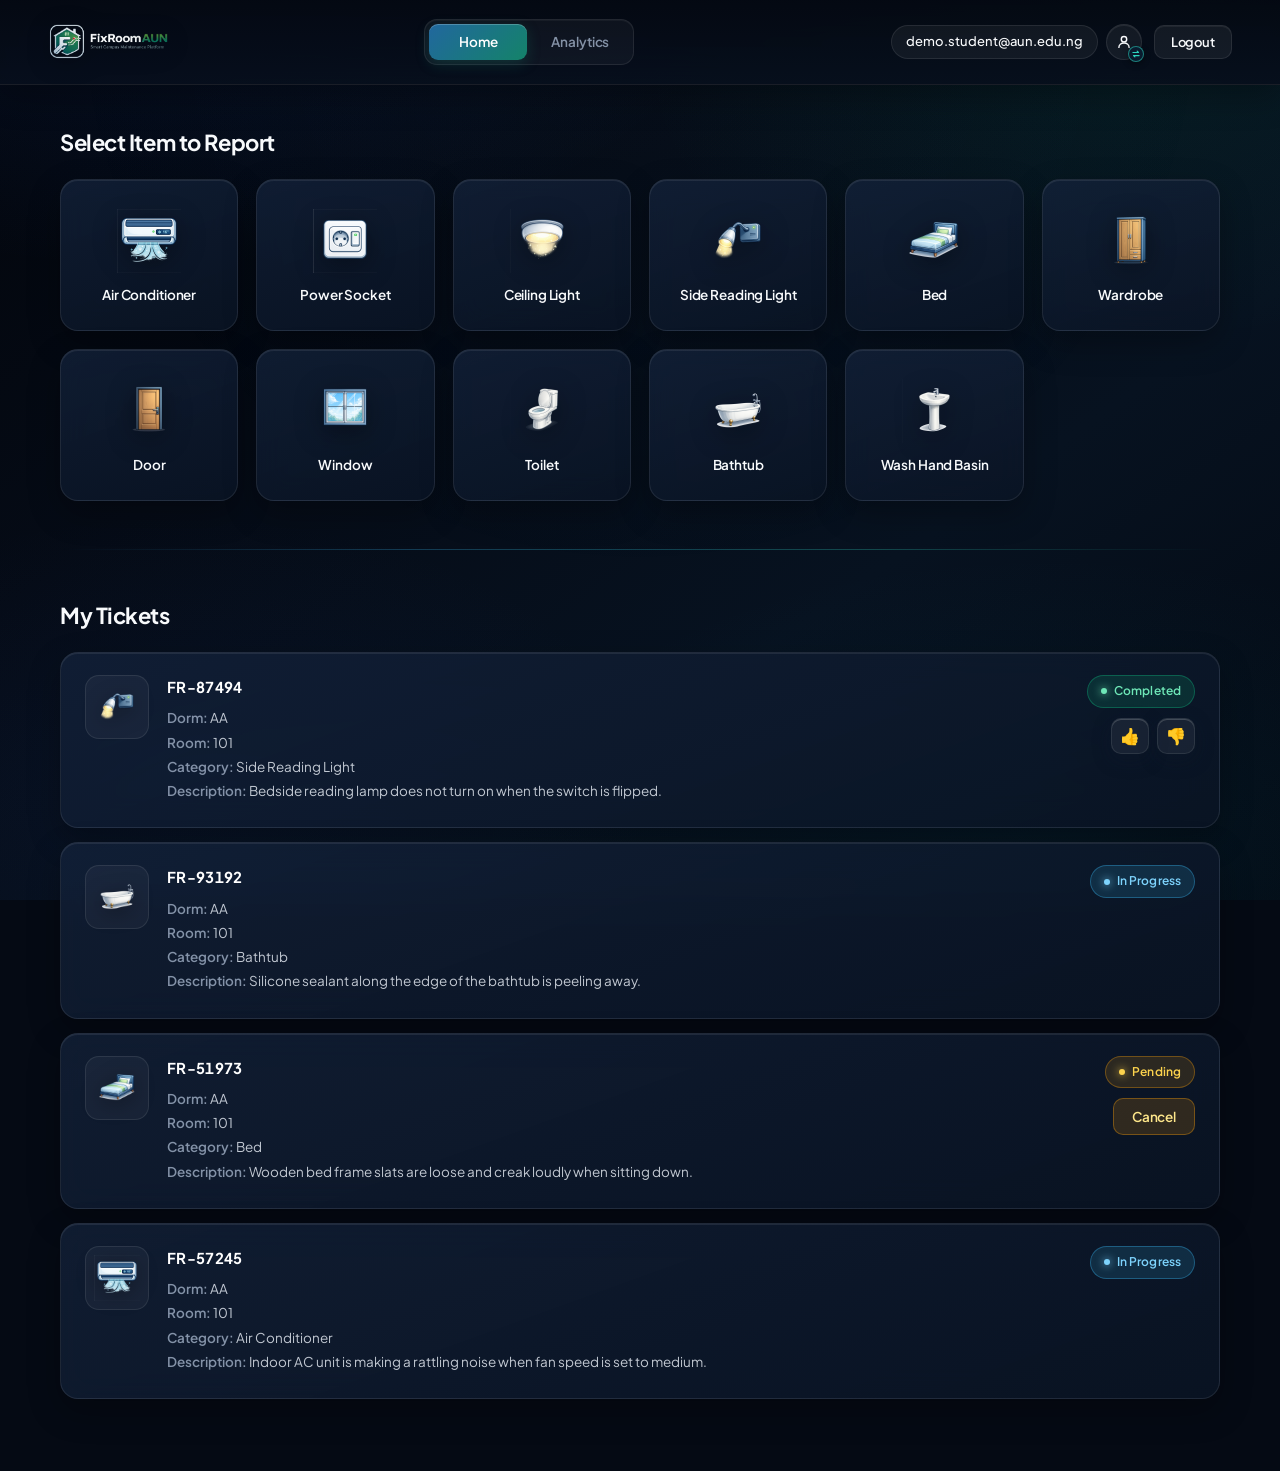
<file: index.html>
<!DOCTYPE html>
<html lang="en">
<head>
    <meta charset="UTF-8">

    <meta
        name="viewport"
        content="width=device-width, initial-scale=1.0"
    >

    <!-- Primary SEO -->
    <title>FixRoomAUN</title>

    <meta
        name="description"
        content="FixRoomAUN — A platform for managing accommodation and room-related services at AUN."
    >

    <meta
        name="author"
        content="chomkaTECH™"
    >

    <meta
        name="robots"
        content="index, follow"
    >

    <meta
        name="theme-color"
        content="#060b14"
    >

    <meta
        name="color-scheme"
        content="dark"
    >

    <!-- Favicon & App Icons -->
    <link rel="icon" type="image/x-icon" href="favicon.ico">
    <link rel="icon" type="image/png" sizes="32x32" href="assets/favicon-32x32.png">
    <link rel="icon" type="image/png" sizes="16x16" href="assets/favicon-16x16.png">
    <link rel="icon" type="image/png" sizes="192x192" href="assets/icon-192.png">
    <link rel="icon" type="image/png" sizes="512x512" href="assets/icon-512.png">
    <link rel="apple-touch-icon" sizes="180x180" href="assets/apple-touch-icon.png">
    <link rel="manifest" href="site.webmanifest">

    <!-- Open Graph / WhatsApp / Facebook / LinkedIn -->
    <meta
        property="og:type"
        content="website"
    >

    <meta
        property="og:url"
        content="https://fixroom-aun.netlify.app/"
    >

    <meta
        property="og:title"
        content="FixRoomAUN"
    >

    <meta
        property="og:description"
        content="FixRoomAUN — A platform for managing accommodation and room-related services at AUN."
    >

    <meta
        property="og:site_name"
        content="FixRoomAUN"
    >

    <meta
        property="og:locale"
        content="en_US"
    >

    <!-- Social preview image -->
    <meta
        property="og:image"
        content="https://fixroom-aun.netlify.app/assets/og-favicon.jpg"
    >

    <meta
        property="og:image:secure_url"
        content="https://fixroom-aun.netlify.app/assets/og-favicon.jpg"
    >

    <meta
        property="og:image:type"
        content="image/jpeg"
    >

    <meta
        property="og:image:width"
        content="600"
    >

    <meta
        property="og:image:height"
        content="600"
    >

    <meta
        property="og:image:alt"
        content="FixRoomAUN"
    >

    <!-- X / Twitter -->
    <meta
        name="twitter:card"
        content="summary"
    >

    <meta
        name="twitter:title"
        content="FixRoomAUN"
    >

    <meta
        name="twitter:description"
        content="FixRoomAUN — A platform for managing accommodation and room-related services at AUN."
    >

    <meta
        name="twitter:image"
        content="https://fixroom-aun.netlify.app/assets/og-favicon.jpg"
    >

    <meta
        name="twitter:image:alt"
        content="FixRoomAUN"
    >

    <!-- Application Styles -->
    <link
        rel="preconnect"
        href="https://fonts.googleapis.com"
    >
    <link
        rel="preconnect"
        href="https://fonts.gstatic.com"
        crossorigin
    >
    <link
        rel="stylesheet"
        href="https://fonts.googleapis.com/css2?family=Plus+Jakarta+Sans:wght@400;500;600;700&display=swap"
    >
    <link
        rel="stylesheet"
        href="css/styles.css"
    >

    <!-- Demo Entry Redirect: Always start from the logged-in demo student dashboard unless explicitly logged out -->
    <script src="js/localStore.js"></script>
    <script>
        (() => {
            try {
                const params = new URLSearchParams(window.location.search);
                if (!params.has("logged_out") && window.FixRoomStore) {
                    window.FixRoomStore.startWithDemoStudent();
                    window.location.replace("dashboard.html");
                }
            } catch (error) {}
        })();
    </script>
</head>

<body class="login-page">

    <div class="login-container">

        <!-- FixRoomAUN Logo -->
        <img
            src="assets/fixroomaunlogowtext.png"
            alt="FixRoomAUN Logo"
            class="login-logo"
        >

        <div id="loginSection">

            <h2>Login</h2>
            <p class="login-subtitle">Smart Campus Maintenance Platform</p>

            <form
                id="loginForm"
                autocomplete="on"
            >

                <input
                    type="email"
                    id="loginEmail"
                    name="email"
                    placeholder="Enter your email address"
                    autocomplete="username"
                    inputmode="email"
                    autocapitalize="none"
                    spellcheck="false"
                    required
                >

                <div class="password-wrapper">

                    <input
                        type="password"
                        id="loginPassword"
                        name="password"
                        placeholder="Enter your password"
                        autocomplete="current-password"
                        required
                    >

                    <button
                        type="button"
                        class="toggle-password"
                        data-target="loginPassword"
                        aria-label="Show password"
                        aria-pressed="false"
                    >&#128065;</button>

                </div>

                <label for="loginRole">
                    Account type
                </label>

                <select
                    id="loginRole"
                    name="role"
                    required
                >
                    <option value="student">
                        Student
                    </option>

                    <option value="staff">
                        Staff
                    </option>
                </select>

                <button type="submit">
                    Login
                </button>

            </form>

            <section
                class="recent-accounts-section"
                aria-labelledby="recentAccountsHeading"
            >

                <div class="recent-accounts-heading">

                    <h3 id="recentAccountsHeading">
                        Previously logged in accounts
                    </h3>

                    <p>
                        Select an account to quickly switch back to it.
                    </p>

                </div>

                <div
                    id="recentAccounts"
                    class="recent-accounts"
                    aria-live="polite"
                ></div>

            </section>

            <p
                id="loginMessage"
                class="demo-hint"
                role="alert"
                aria-live="polite"
                hidden
            ></p>

            <p class="demo-hint demo-credentials">
                <strong>Demo Student:</strong> demo.student@aun.edu.ng<br>
                <strong>Demo Staff:</strong> demo.staff@aun.edu.ng<br>
                <span>Password for both: <strong>Demo123!</strong></span>
            </p>

            <p class="demo-hint">
                For a first-time demo account, use any valid email address
                and password. No email verification is required.
            </p>

        </div>

    </div>

    <!-- Footer -->
    <footer class="site-footer">
        Built by <strong>chomkaTECH™</strong>
    </footer>

    <!-- Application Scripts -->
    <script src="js/auth-standalone.js"></script>

</body>
</html>
</file>
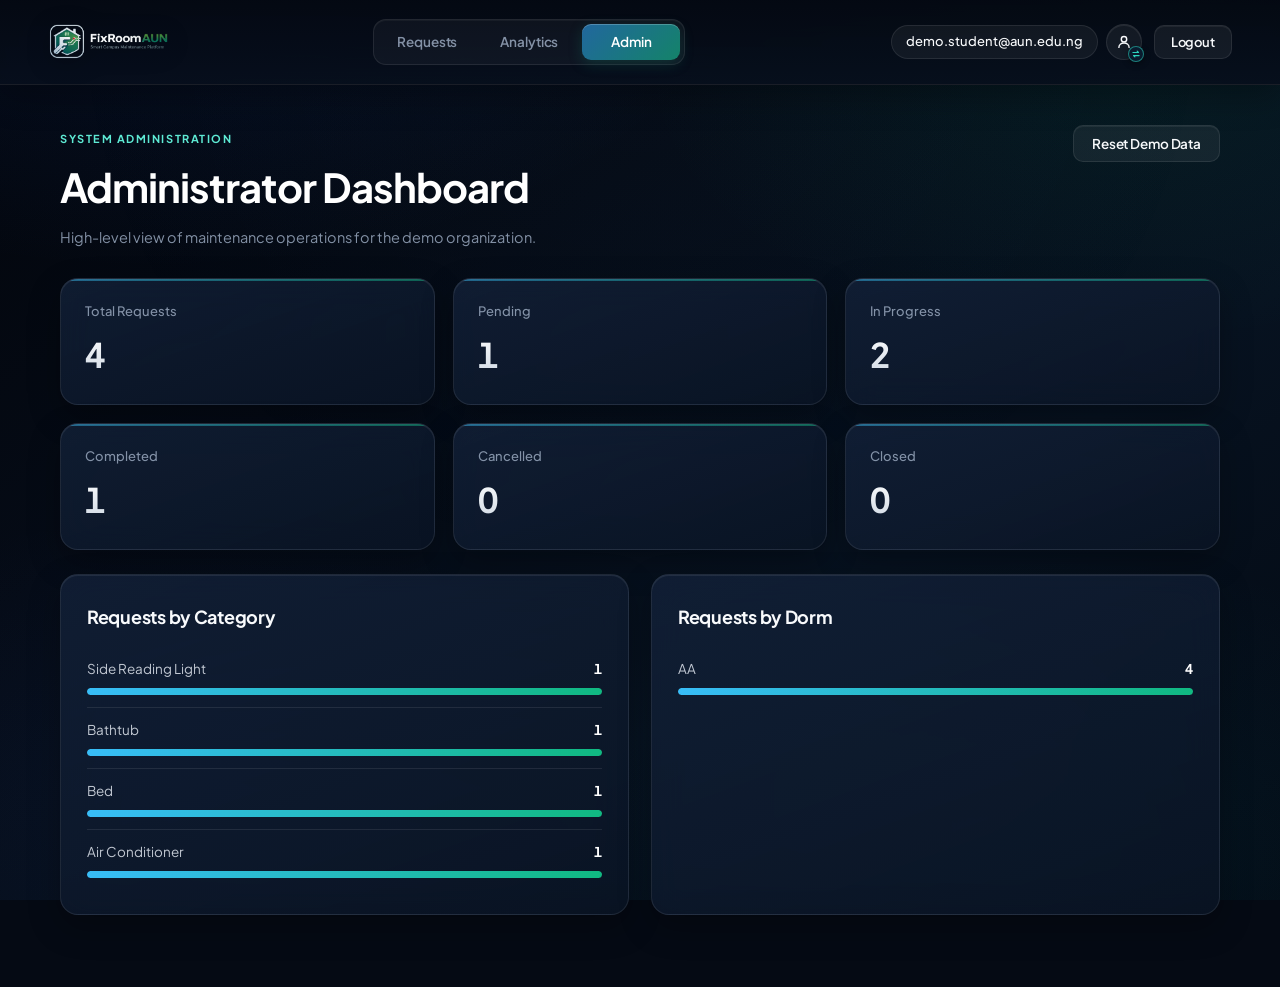
<file: admin.html>
<!DOCTYPE html>
<html lang="en">
<head>
    <meta charset="UTF-8">
    <meta name="viewport" content="width=device-width, initial-scale=1.0">
    <meta name="theme-color" content="#060b14">
    <meta name="color-scheme" content="dark">
    <title>FixRoomAUN - Administration</title>
    <meta name="description" content="FixRoomAUN — Administration dashboard for campus housing maintenance operations.">
    <meta name="author" content="chomkaTECH™">

    <!-- Open Graph / WhatsApp / Facebook / LinkedIn -->
    <meta property="og:type" content="website">
    <meta property="og:url" content="https://fixroom-aun.netlify.app/admin.html">
    <meta property="og:title" content="FixRoomAUN - Administration">
    <meta property="og:description" content="FixRoomAUN — Administration dashboard for campus housing maintenance operations.">
    <meta property="og:site_name" content="FixRoomAUN">
    <meta property="og:locale" content="en_US">
    <meta property="og:image" content="https://fixroom-aun.netlify.app/assets/og-favicon.jpg">
    <meta property="og:image:secure_url" content="https://fixroom-aun.netlify.app/assets/og-favicon.jpg">
    <meta property="og:image:type" content="image/jpeg">
    <meta property="og:image:width" content="600">
    <meta property="og:image:height" content="600">
    <meta property="og:image:alt" content="FixRoomAUN">

    <!-- X / Twitter -->
    <meta name="twitter:card" content="summary">
    <meta name="twitter:title" content="FixRoomAUN - Administration">
    <meta name="twitter:description" content="FixRoomAUN — Administration dashboard for campus housing maintenance operations.">
    <meta name="twitter:image" content="https://fixroom-aun.netlify.app/assets/og-favicon.jpg">
    <meta name="twitter:image:alt" content="FixRoomAUN">
    <link rel="preconnect" href="https://fonts.googleapis.com">
    <link rel="preconnect" href="https://fonts.gstatic.com" crossorigin>
    <link rel="stylesheet" href="https://fonts.googleapis.com/css2?family=Plus+Jakarta+Sans:wght@400;500;600;700&display=swap">
    <link rel="stylesheet" href="css/styles.css">
    <link rel="icon" type="image/x-icon" href="favicon.ico">
    <link rel="icon" type="image/png" sizes="32x32" href="assets/favicon-32x32.png">
    <link rel="icon" type="image/png" sizes="16x16" href="assets/favicon-16x16.png">
    <link rel="icon" type="image/png" sizes="192x192" href="assets/icon-192.png">
    <link rel="icon" type="image/png" sizes="512x512" href="assets/icon-512.png">
    <link rel="apple-touch-icon" sizes="180x180" href="assets/apple-touch-icon.png">
    <link rel="manifest" href="site.webmanifest">
</head>
<body>
<header class="dashboard-header">
    <div class="header-left"><img src="assets/fixroomaunlogowtext.png" alt="FixRoomAUN Logo"></div>
    <nav class="dashboard-nav" aria-label="Primary navigation">
        <a class="nav-tab" href="staff.html">Requests</a>
        <a class="nav-tab" href="analytics.html">Analytics</a>
        <a class="nav-tab active" href="admin.html" aria-current="page">Admin</a>
    </nav>

    <div class="header-right">
        <div class="header-account-group">
            <span id="analyticsEmail"></span>
            <div id="accountSwitcher" class="account-switch-container"></div>
        </div>
        <button id="logoutBtn" class="secondary-btn" type="button">Logout</button>
    </div>
</header>
<main class="dashboard-container analytics-page">
    <div class="page-heading"><div><span class="eyebrow">System Administration</span><h1>Administrator Dashboard</h1><p>High-level view of maintenance operations for the demo organization.</p></div><button id="resetDemoBtn" class="secondary-btn" type="button">Reset Demo Data</button></div>
    <section class="analytics-grid">
        <article class="analytics-card"><span>Total Requests</span><strong id="totalRequests">0</strong></article>
        <article class="analytics-card"><span>Pending</span><strong id="pending">0</strong></article>
        <article class="analytics-card"><span>In Progress</span><strong id="inProgress">0</strong></article>
        <article class="analytics-card"><span>Completed</span><strong id="completed">0</strong></article>
        <article class="analytics-card"><span>Cancelled</span><strong id="cancelled">0</strong></article>
        <article class="analytics-card"><span>Closed</span><strong id="closed">0</strong></article>
    </section>
    <section class="analytics-columns">
        <article class="analytics-panel"><h2>Requests by Category</h2><ul id="categoryList" class="analytics-list"></ul></article>
        <article class="analytics-panel"><h2>Requests by Dorm</h2><ul id="dormList" class="analytics-list"></ul></article>
    </section>
</main>
<script src="js/localStore.js"></script>
<script src="js/analytics.js"></script>
</body>
</html>
</file>
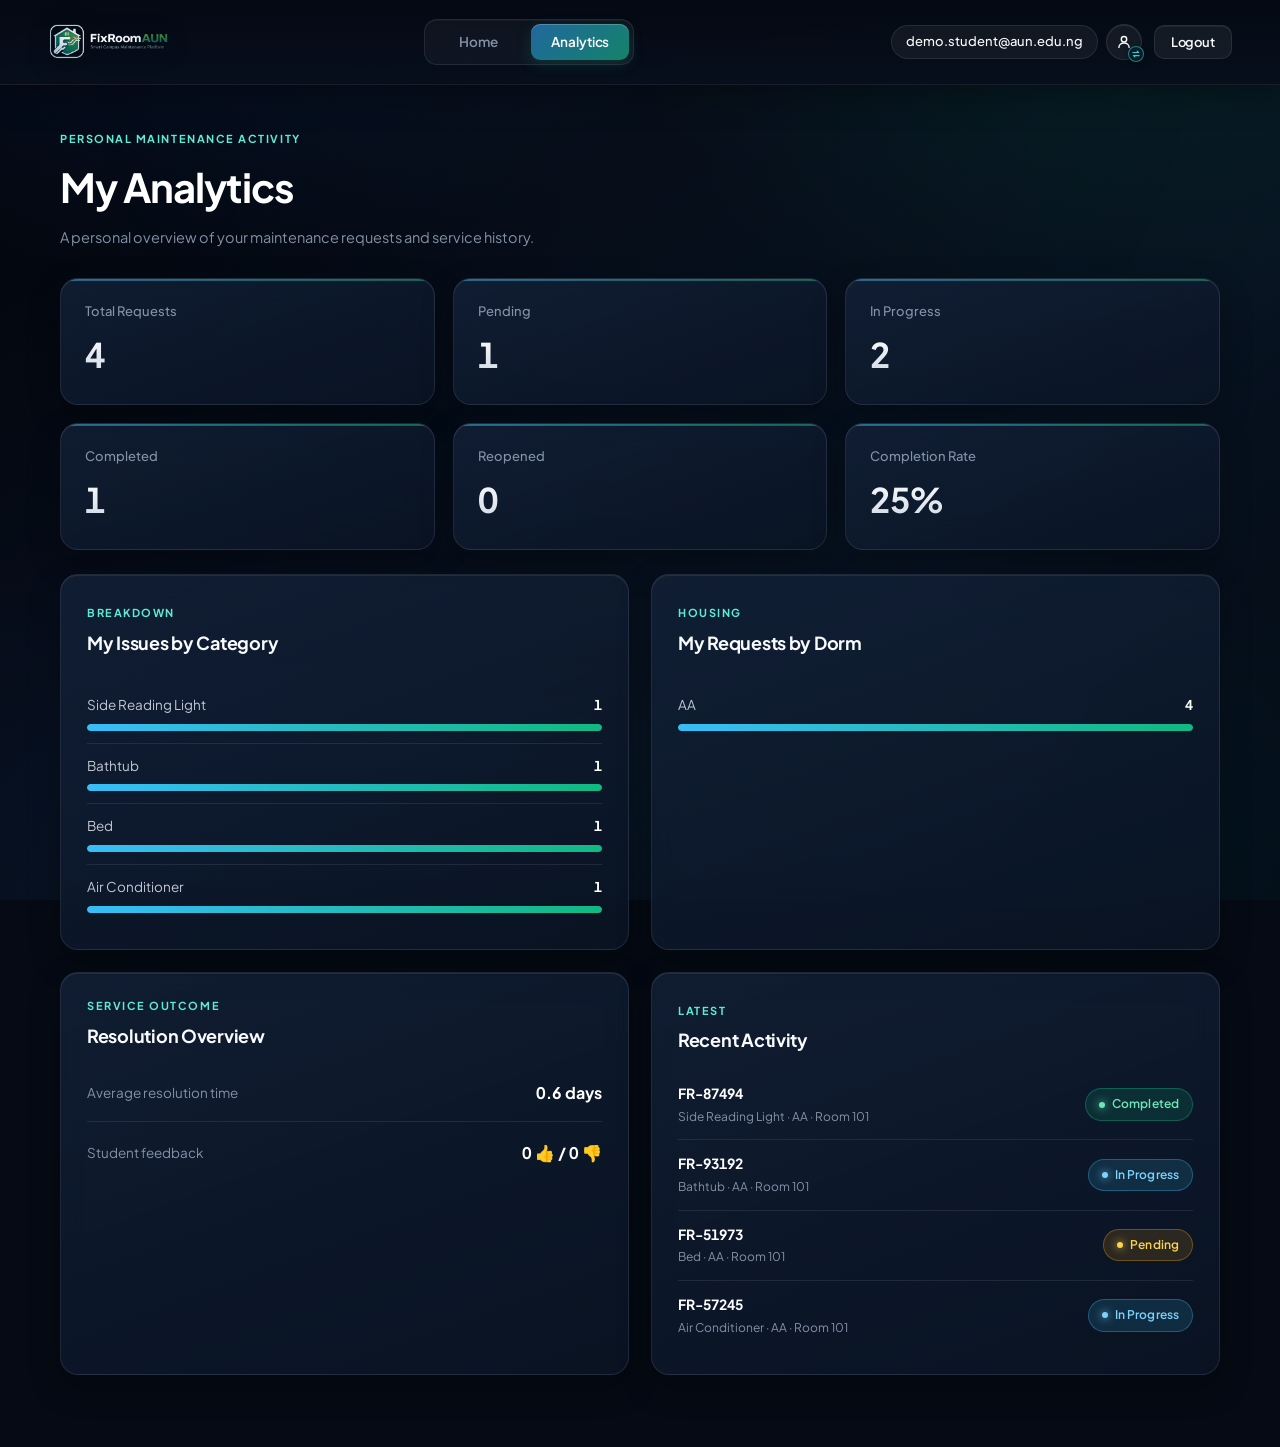
<file: analytics.html>
<!DOCTYPE html>
<html lang="en">
<head>
    <meta charset="UTF-8">
    <meta name="viewport" content="width=device-width, initial-scale=1.0">
    <meta name="theme-color" content="#060b14">
    <meta name="color-scheme" content="dark">
    <title>FixRoomAUN - Analytics</title>
    <meta name="description" content="FixRoomAUN — Live maintenance activity and resolution analytics.">
    <meta name="author" content="chomkaTECH™">

    <!-- Open Graph / WhatsApp / Facebook / LinkedIn -->
    <meta property="og:type" content="website">
    <meta property="og:url" content="https://fixroom-aun.netlify.app/analytics.html">
    <meta property="og:title" content="FixRoomAUN - Analytics">
    <meta property="og:description" content="FixRoomAUN — Live maintenance activity and resolution analytics.">
    <meta property="og:site_name" content="FixRoomAUN">
    <meta property="og:locale" content="en_US">
    <meta property="og:image" content="https://fixroom-aun.netlify.app/assets/og-favicon.jpg">
    <meta property="og:image:secure_url" content="https://fixroom-aun.netlify.app/assets/og-favicon.jpg">
    <meta property="og:image:type" content="image/jpeg">
    <meta property="og:image:width" content="600">
    <meta property="og:image:height" content="600">
    <meta property="og:image:alt" content="FixRoomAUN">

    <!-- X / Twitter -->
    <meta name="twitter:card" content="summary">
    <meta name="twitter:title" content="FixRoomAUN - Analytics">
    <meta name="twitter:description" content="FixRoomAUN — Live maintenance activity and resolution analytics.">
    <meta name="twitter:image" content="https://fixroom-aun.netlify.app/assets/og-favicon.jpg">
    <meta name="twitter:image:alt" content="FixRoomAUN">
    <link rel="preconnect" href="https://fonts.googleapis.com">
    <link rel="preconnect" href="https://fonts.gstatic.com" crossorigin>
    <link rel="stylesheet" href="https://fonts.googleapis.com/css2?family=Plus+Jakarta+Sans:wght@400;500;600;700&display=swap">
    <link rel="stylesheet" href="css/styles.css">
    <link rel="icon" type="image/x-icon" href="favicon.ico">
    <link rel="icon" type="image/png" sizes="32x32" href="assets/favicon-32x32.png">
    <link rel="icon" type="image/png" sizes="16x16" href="assets/favicon-16x16.png">
    <link rel="icon" type="image/png" sizes="192x192" href="assets/icon-192.png">
    <link rel="icon" type="image/png" sizes="512x512" href="assets/icon-512.png">
    <link rel="apple-touch-icon" sizes="180x180" href="assets/apple-touch-icon.png">
    <link rel="manifest" href="site.webmanifest">
</head>
<body>
<header class="dashboard-header">
    <div class="header-left"><img src="assets/fixroomaunlogowtext.png" alt="FixRoomAUN Logo"></div>
    <nav class="dashboard-nav" aria-label="Primary navigation">
        <a id="homeLink" class="nav-tab" href="dashboard.html">Home</a>
        <a class="nav-tab active" href="analytics.html" aria-current="page">Analytics</a>
    </nav>
    <div class="header-right">
        <div class="header-account-group">
            <span id="analyticsEmail"></span>
            <div id="accountSwitcher" class="account-switch-container"></div>
        </div>
        <button id="logoutBtn" class="secondary-btn" type="button">Logout</button>
    </div>
</header>

<main class="dashboard-container analytics-page">
    <div class="page-heading">
        <div>
            <span id="analyticsRoleLabel" class="eyebrow">Maintenance Analytics</span>
            <h1 id="analyticsHeading">Analytics</h1>
            <p id="analyticsSubtitle">A live overview of maintenance activity.</p>
        </div>
    </div>

    <section class="analytics-grid" aria-label="Key metrics">
        <article class="analytics-card"><span>Total Requests</span><strong id="totalRequests">0</strong></article>
        <article class="analytics-card"><span>Pending</span><strong id="pending">0</strong></article>
        <article class="analytics-card"><span>In Progress</span><strong id="inProgress">0</strong></article>
        <article class="analytics-card"><span>Completed</span><strong id="completed">0</strong></article>
        <article class="analytics-card"><span>Reopened</span><strong id="reopened">0</strong></article>
        <article class="analytics-card"><span>Completion Rate</span><strong id="completionRate">0%</strong></article>
    </section>

    <section class="analytics-columns">
        <article class="analytics-panel">
            <div class="analytics-panel-heading"><div><span class="eyebrow">Breakdown</span><h2 id="categoryTitle">Requests by Category</h2></div></div>
            <ul id="categoryList" class="analytics-list"></ul>
        </article>
        <article class="analytics-panel">
            <div class="analytics-panel-heading"><div><span class="eyebrow">Housing</span><h2 id="dormTitle">Requests by Dorm</h2></div></div>
            <ul id="dormList" class="analytics-list"></ul>
        </article>
    </section>

    <section class="analytics-columns analytics-secondary">
        <article class="analytics-panel compact-metrics">
            <span class="eyebrow">Service Outcome</span>
            <h2>Resolution Overview</h2>
            <div class="metric-row"><span>Average resolution time</span><strong id="resolutionMetric">—</strong></div>
            <div class="metric-row"><span>Student feedback</span><strong id="feedbackMetric">0 👍 / 0 👎</strong></div>
        </article>
        <article class="analytics-panel">
            <span class="eyebrow">Latest</span>
            <h2>Recent Activity</h2>
            <ul id="recentActivity" class="recent-activity"></ul>
        </article>
    </section>
</main>
<script src="js/localStore.js"></script>
<script src="js/analytics.js"></script>
</body>
</html>
</file>
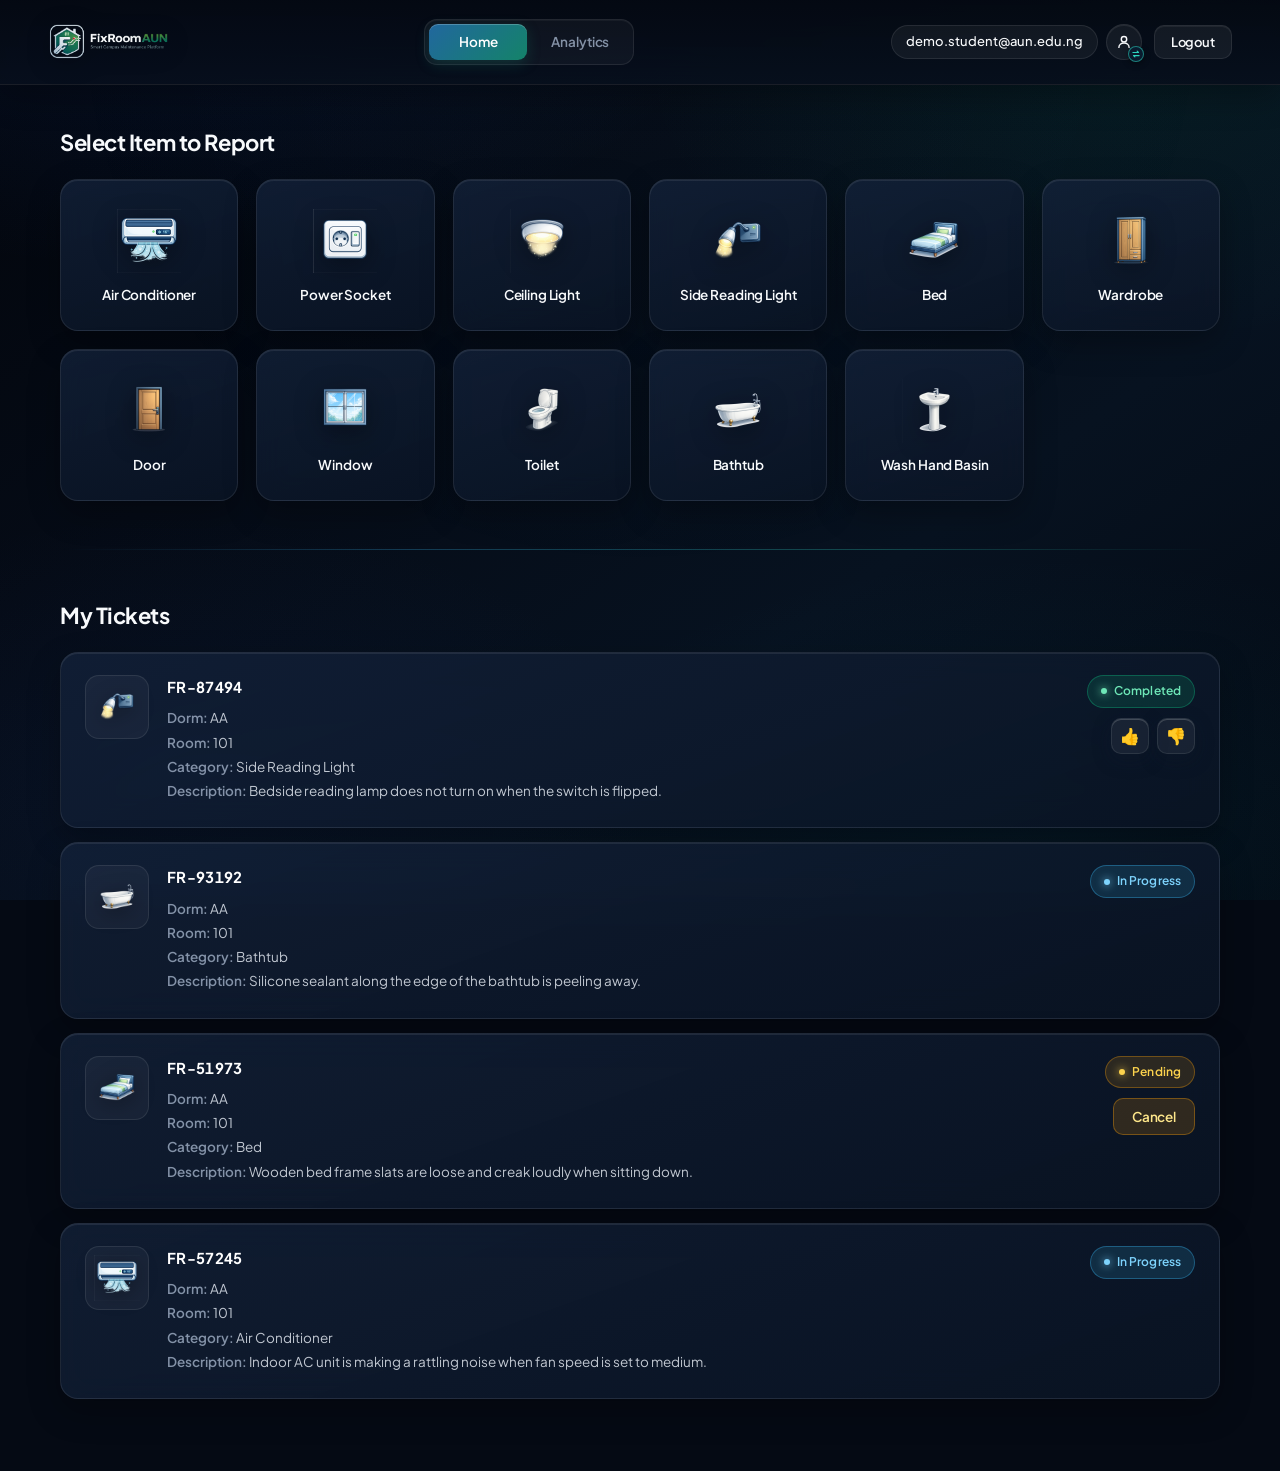
<file: dashboard.html>
<!DOCTYPE html>
<html lang="en">
<head>
    <meta charset="UTF-8">
    <meta name="viewport" content="width=device-width, initial-scale=1.0">
    <meta name="theme-color" content="#060b14">
    <meta name="color-scheme" content="dark">
    <title>FixRoomAUN Dashboard</title>
    <meta name="description" content="FixRoomAUN — A platform for managing accommodation and room-related services at AUN.">
    <meta name="author" content="chomkaTECH™">

    <!-- Open Graph / WhatsApp / Facebook / LinkedIn -->
    <meta property="og:type" content="website">
    <meta property="og:url" content="https://fixroom-aun.netlify.app/dashboard.html">
    <meta property="og:title" content="FixRoomAUN Dashboard">
    <meta property="og:description" content="FixRoomAUN — A platform for managing accommodation and room-related services at AUN.">
    <meta property="og:site_name" content="FixRoomAUN">
    <meta property="og:locale" content="en_US">
    <meta property="og:image" content="https://fixroom-aun.netlify.app/assets/og-favicon.jpg">
    <meta property="og:image:secure_url" content="https://fixroom-aun.netlify.app/assets/og-favicon.jpg">
    <meta property="og:image:type" content="image/jpeg">
    <meta property="og:image:width" content="600">
    <meta property="og:image:height" content="600">
    <meta property="og:image:alt" content="FixRoomAUN">

    <!-- X / Twitter -->
    <meta name="twitter:card" content="summary">
    <meta name="twitter:title" content="FixRoomAUN Dashboard">
    <meta name="twitter:description" content="FixRoomAUN — A platform for managing accommodation and room-related services at AUN.">
    <meta name="twitter:image" content="https://fixroom-aun.netlify.app/assets/og-favicon.jpg">
    <meta name="twitter:image:alt" content="FixRoomAUN">
    <link rel="preconnect" href="https://fonts.googleapis.com">
    <link rel="preconnect" href="https://fonts.gstatic.com" crossorigin>
    <link rel="stylesheet" href="https://fonts.googleapis.com/css2?family=Plus+Jakarta+Sans:wght@400;500;600;700&display=swap">
    <link rel="stylesheet" href="css/styles.css">
    <link rel="icon" type="image/x-icon" href="favicon.ico">
    <link rel="icon" type="image/png" sizes="32x32" href="assets/favicon-32x32.png">
    <link rel="icon" type="image/png" sizes="16x16" href="assets/favicon-16x16.png">
    <link rel="icon" type="image/png" sizes="192x192" href="assets/icon-192.png">
    <link rel="icon" type="image/png" sizes="512x512" href="assets/icon-512.png">
    <link rel="apple-touch-icon" sizes="180x180" href="assets/apple-touch-icon.png">
    <link rel="manifest" href="site.webmanifest">
</head>
<body>

<!-- ===================================================== -->
<!-- ================= DASHBOARD HEADER ================== -->
<!-- ===================================================== -->

<header class="dashboard-header">

    <div class="header-left">
        <img src="assets/fixroomaunlogowtext.png" alt="FixRoomAUN Logo">
    </div>

    <nav class="dashboard-nav" aria-label="Primary navigation">
        <a class="nav-tab active" href="dashboard.html" aria-current="page">Home</a>
        <a class="nav-tab" href="analytics.html">Analytics</a>
    </nav>

    <div class="header-right">

        <div class="header-account-group">
            <div class="user-info-container" tabindex="0">
                <span id="studentEmail"></span>

                <div class="user-popup">
                    <p class="profile-heading">Demo Student Profile</p>
                    <p><strong>Name:</strong> <span id="popupName"></span></p>
                    <p><strong>Student ID:</strong> <span id="popupStudentId"></span></p>
                    <p><strong>Email:</strong> <span id="popupEmail"></span></p>
                    <p><strong>Dorm:</strong> <span id="popupDorm"></span></p>
                    <p><strong>Room:</strong> <span id="popupRoom"></span></p>
                    <p><strong>Floor:</strong> <span id="popupFloor"></span></p>
                    <p><strong>Room Type:</strong> <span id="popupType"></span></p>
                    <p><strong>Housing Status:</strong> <span id="popupHousingStatus"></span></p>
                    <p class="profile-note">Housing details are generated for this portfolio demo.</p>
                </div>
            </div>

            <div id="accountSwitcher" class="account-switch-container"></div>
        </div>

        <button id="logoutBtn" class="secondary-btn" type="button">Logout</button>

    </div>

</header>

<!-- ===================================================== -->
<!-- ================= MAIN CONTENT ====================== -->
<!-- ===================================================== -->

<div class="dashboard-container">

    <h2>Select Item to Report</h2>

    <div class="grid">
        <div class="grid-item" role="button" tabindex="0" data-item="Air Conditioner" data-image="assets/ac.png">
            <img src="assets/ac.png" alt="Air Conditioner">
            <p>Air Conditioner</p>
        </div>

        <div class="grid-item" role="button" tabindex="0" data-item="Power Socket" data-image="assets/socket.png">
            <img src="assets/socket.png" alt="Power Socket">
            <p>Power Socket</p>
        </div>

        <div class="grid-item" role="button" tabindex="0" data-item="Ceiling Light" data-image="assets/ceilinglight.png">
            <img src="assets/ceilinglight.png" alt="Ceiling Light">
            <p>Ceiling Light</p>
        </div>

        <div class="grid-item" role="button" tabindex="0" data-item="Side Reading Light" data-image="assets/sidelight.png">
            <img src="assets/sidelight.png" alt="Side Reading Light">
            <p>Side Reading Light</p>
        </div>

        <div class="grid-item" role="button" tabindex="0" data-item="Bed" data-image="assets/bed.png">
            <img src="assets/bed.png" alt="Bed">
            <p>Bed</p>
        </div>

        <div class="grid-item" role="button" tabindex="0" data-item="Wardrobe" data-image="assets/wardrobe.png">
            <img src="assets/wardrobe.png" alt="Wardrobe">
            <p>Wardrobe</p>
        </div>

        <div class="grid-item" role="button" tabindex="0" data-item="Door" data-image="assets/door.png">
            <img src="assets/door.png" alt="Door">
            <p>Door</p>
        </div>

        <div class="grid-item" role="button" tabindex="0" data-item="Window" data-image="assets/window.png">
            <img src="assets/window.png" alt="Window">
            <p>Window</p>
        </div>

        <div class="grid-item" role="button" tabindex="0" data-item="Toilet" data-image="assets/toilet.png">
            <img src="assets/toilet.png" alt="Toilet">
            <p>Toilet</p>
        </div>

        <div class="grid-item" role="button" tabindex="0" data-item="Bathtub" data-image="assets/bathtub.png">
            <img src="assets/bathtub.png" alt="Bathtub">
            <p>Bathtub</p>
        </div>

        <div class="grid-item" role="button" tabindex="0" data-item="Wash Hand Basin" data-image="assets/basin.png">
            <img src="assets/basin.png" alt="Wash Hand Basin">
            <p>Wash Hand Basin</p>
        </div>
    </div>

    <hr class="section-divider">

    <h2>My Tickets</h2>
    <div id="ticketList" class="ticket-list"></div>

</div>

<!-- ===================================================== -->
<!-- ================= REPORT MODAL ====================== -->
<!-- ===================================================== -->

<div id="reportModal" class="modal" aria-hidden="true">
    <div class="modal-content">

        <div class="modal-item-preview">
            <img id="modalItemImage" src="assets/ac.png" alt="Selected item">
            <div>
                <h3 id="modalTitle">Report Issue</h3>
                <p>Tell maintenance what needs attention.</p>
            </div>
        </div>

        <textarea id="issueDescription" placeholder="Describe the issue..."></textarea>

        <div style="margin-top:15px;">
            <label>Attach Image (Optional)</label>
            <input type="file" id="issueImage" accept="image/*" capture="environment">
            <img id="imagePreview" style="display:none; margin-top:10px; max-width:100%; border-radius:8px;">
        </div>

        <div class="modal-buttons" style="margin-top:20px;">
            <button id="submitIssue" type="button">Report</button>
            <button id="closeModal" type="button" class="secondary-btn">Cancel</button>
        </div>

    </div>
</div>

<!-- ===================================================== -->
<!-- ================= CONFIRM MODAL ===================== -->
<!-- ===================================================== -->

<div id="confirmModal" class="modal" aria-hidden="true">
    <div class="modal-content">

        <h3 id="confirmMessage">Are you sure?</h3>

        <div class="modal-buttons" style="margin-top:20px;">
            <button id="confirmYes" type="button">Yes</button>
            <button id="confirmNo" type="button" class="secondary-btn">Cancel</button>
        </div>

    </div>
</div>

<!-- ===================================================== -->
<!-- ============ NEGATIVE FEEDBACK MODAL =============== -->
<!-- ===================================================== -->

<div id="negativeModal" class="modal" aria-hidden="true">
    <div class="modal-content">

        <h3>Tell us what is still wrong</h3>
        <p class="feedback-help">Your previous issue description is pre-filled below. Edit it if needed, then send the request again.</p>

        <textarea id="negativeDescription" aria-label="Issue description for reopening the ticket"></textarea>

        <div class="modal-buttons" style="margin-top:20px;">
            <button id="submitNegative" type="button">Reopen Ticket</button>
            <button id="cancelNegative" type="button" class="secondary-btn">Cancel</button>
        </div>

    </div>
</div>

<!-- ===================================================== -->
<!-- ================= SCRIPT ============================= -->
<!-- ===================================================== -->

<script src="js/localStore.js"></script>
<script src="js/student.js"></script>

</body>
</html>
</file>
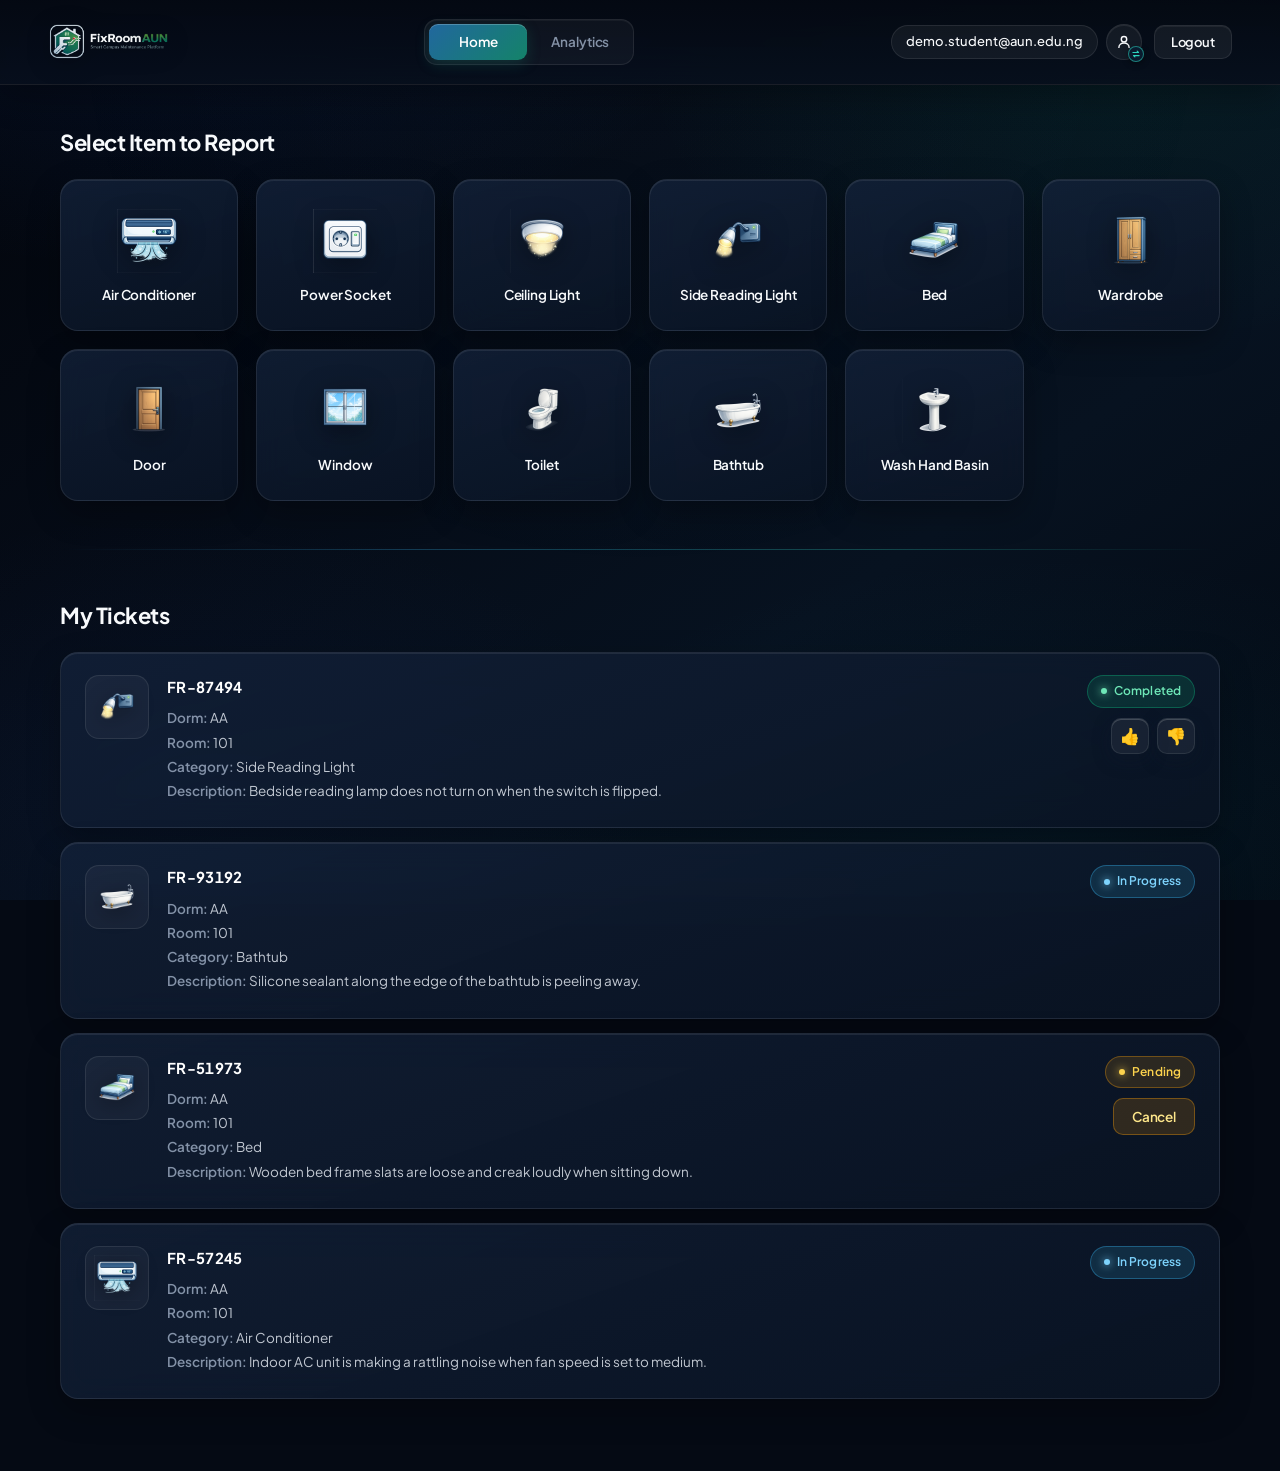
<file: staff.html>
<!DOCTYPE html>
<html lang="en">
<head>
    <meta charset="UTF-8">
    <meta name="viewport" content="width=device-width, initial-scale=1.0">
    <meta name="theme-color" content="#060b14">
    <meta name="color-scheme" content="dark">
    <title>FixRoomAUN - Maintenance Staff</title>
    <meta name="description" content="FixRoomAUN — Maintenance staff portal for reviewing and updating campus room service requests.">
    <meta name="author" content="chomkaTECH™">

    <!-- Open Graph / WhatsApp / Facebook / LinkedIn -->
    <meta property="og:type" content="website">
    <meta property="og:url" content="https://fixroom-aun.netlify.app/staff.html">
    <meta property="og:title" content="FixRoomAUN - Maintenance Staff">
    <meta property="og:description" content="FixRoomAUN — Maintenance staff portal for reviewing and updating campus room service requests.">
    <meta property="og:site_name" content="FixRoomAUN">
    <meta property="og:locale" content="en_US">
    <meta property="og:image" content="https://fixroom-aun.netlify.app/assets/og-favicon.jpg">
    <meta property="og:image:secure_url" content="https://fixroom-aun.netlify.app/assets/og-favicon.jpg">
    <meta property="og:image:type" content="image/jpeg">
    <meta property="og:image:width" content="600">
    <meta property="og:image:height" content="600">
    <meta property="og:image:alt" content="FixRoomAUN">

    <!-- X / Twitter -->
    <meta name="twitter:card" content="summary">
    <meta name="twitter:title" content="FixRoomAUN - Maintenance Staff">
    <meta name="twitter:description" content="FixRoomAUN — Maintenance staff portal for reviewing and updating campus room service requests.">
    <meta name="twitter:image" content="https://fixroom-aun.netlify.app/assets/og-favicon.jpg">
    <meta name="twitter:image:alt" content="FixRoomAUN">

    <link rel="preconnect" href="https://fonts.googleapis.com">
    <link rel="preconnect" href="https://fonts.gstatic.com" crossorigin>
    <link rel="stylesheet" href="https://fonts.googleapis.com/css2?family=Plus+Jakarta+Sans:wght@400;500;600;700&display=swap">
    <link rel="stylesheet" href="css/styles.css">
    <link rel="icon" type="image/x-icon" href="favicon.ico">
    <link rel="icon" type="image/png" sizes="32x32" href="assets/favicon-32x32.png">
    <link rel="icon" type="image/png" sizes="16x16" href="assets/favicon-16x16.png">
    <link rel="icon" type="image/png" sizes="192x192" href="assets/icon-192.png">
    <link rel="icon" type="image/png" sizes="512x512" href="assets/icon-512.png">
    <link rel="apple-touch-icon" sizes="180x180" href="assets/apple-touch-icon.png">
    <link rel="manifest" href="site.webmanifest">
</head>
<body>

<header class="dashboard-header">

    <div class="header-left">
        <img src="assets/fixroomaunlogowtext.png" alt="FixRoomAUN Logo">
    </div>

    <nav class="dashboard-nav" aria-label="Primary navigation">
        <a class="nav-tab active" href="staff.html" aria-current="page">Home</a>
        <a class="nav-tab" href="analytics.html">Analytics</a>
    </nav>

    <div class="header-right">
        <div class="header-account-group">
            <span id="staffEmail"></span>
            <div id="accountSwitcher" class="account-switch-container"></div>
        </div>
        <button id="logoutBtn" class="secondary-btn" type="button">Logout</button>
    </div>

</header>

<div class="dashboard-container">

    <h2>Maintenance Requests</h2>

    <!-- FILTER -->
    <select id="statusFilter" aria-label="Filter maintenance requests by status">
        <option value="all">All Tickets</option>
        <option value="Pending">Pending</option>
        <option value="In Progress">In Progress</option>
        <option value="Completed">Completed</option>
        <option value="Closed">Closed</option>
        <option value="Cancelled">Cancelled</option>
    </select>

    <div id="staffTicketList" class="ticket-list"></div>

</div>

<script src="js/localStore.js"></script>
<script src="js/staff.js"></script>

</body>
</html>
</file>
<file: css/styles.css>
/* ========================================================= */
/* ================= DESIGN TOKENS ========================= */
/* ========================================================= */

:root {
    --bg-base: #050a14;
    --bg-header: linear-gradient(180deg, rgba(4, 9, 18, 0.96) 0%, rgba(7, 15, 28, 0.93) 100%);

    --surface-glass: linear-gradient(160deg, rgba(20, 35, 60, 0.74) 0%, rgba(10, 20, 36, 0.88) 100%);
    --surface-glass-hover: linear-gradient(160deg, rgba(27, 47, 79, 0.86) 0%, rgba(14, 27, 48, 0.94) 100%);
    --surface-elevated: linear-gradient(165deg, rgba(18, 32, 56, 0.96) 0%, rgba(9, 17, 31, 0.99) 100%);
    --surface-input: rgba(7, 15, 28, 0.82);
    --surface-input-hover: rgba(10, 21, 39, 0.90);
    --surface-input-focus: rgba(12, 24, 45, 0.97);

    --border-subtle: rgba(255, 255, 255, 0.085);
    --border-strong: rgba(255, 255, 255, 0.15);
    --border-hover: rgba(94, 234, 212, 0.34);
    --border-focus: rgba(45, 212, 191, 0.58);

    --text-primary: #f8fafc;
    --text-secondary: rgba(226, 232, 240, 0.85);
    --text-muted: rgba(148, 163, 184, 0.88);
    --text-faint: rgba(148, 163, 184, 0.65);

    --accent-sky: #38bdf8;
    --accent-emerald: #10b981;
    --accent-teal: #2dd4bf;

    --btn-primary-bg: linear-gradient(135deg, #21679e 0%, #148369 100%);
    --btn-primary-hover: linear-gradient(135deg, #2777b5 0%, #189678 100%);

    --shadow-card: 0 12px 32px rgba(0, 0, 0, 0.28), inset 0 1px 0 rgba(255, 255, 255, 0.08);
    --shadow-card-hover: 0 20px 44px rgba(0, 0, 0, 0.42), inset 0 1px 0 rgba(255, 255, 255, 0.14);
    --shadow-modal: 0 28px 72px rgba(0, 0, 0, 0.65), inset 0 1px 0 rgba(255, 255, 255, 0.12);

    --radius-sm: 10px;
    --radius-md: 14px;
    --radius-lg: 18px;
    --radius-xl: 22px;

    --ease-smooth: cubic-bezier(0.22, 1, 0.36, 1);

    --select-chevron: url("data:image/svg+xml,%3Csvg xmlns='http://www.w3.org/2000/svg' width='16' height='16' viewBox='0 0 24 24' fill='none' stroke='%23cbd5e1' stroke-width='2.2' stroke-linecap='round' stroke-linejoin='round'%3E%3Cpolyline points='6 9 12 15 18 9'%3E%3C/polyline%3E%3C/svg%3E");
}

/* ========================================================= */
/* ====================== GLOBAL =========================== */
/* ========================================================= */

*,
*::before,
*::after {
    box-sizing: border-box;
}

html {
    min-height: 100%;
    background-color: var(--bg-base);
    color-scheme: dark;
    scroll-behavior: smooth;
}

body {
    position: relative;
    isolation: isolate;
    min-height: 100vh;
    margin: 0;
    font-family: 'Plus Jakarta Sans', 'Segoe UI', system-ui, -apple-system, BlinkMacSystemFont, sans-serif;
    background: transparent;
    color: var(--text-primary);
    line-height: 1.55;
    overflow-x: hidden;
    -webkit-font-smoothing: antialiased;
    -moz-osx-font-smoothing: grayscale;
}

/* Multi-layered smooth viewport gradient canvas */
body::before {
    content: "";
    position: fixed;
    inset: 0;
    z-index: -2;
    pointer-events: none;
    background:
        radial-gradient(ellipse 75% 58% at 12% -6%, rgba(37, 99, 235, 0.11) 0%, transparent 62%),
        radial-gradient(ellipse 65% 52% at 88% 8%, rgba(16, 185, 129, 0.08) 0%, transparent 58%),
        radial-gradient(ellipse 72% 55% at 82% 96%, rgba(14, 116, 144, 0.10) 0%, transparent 62%),
        radial-gradient(ellipse 60% 50% at 14% 88%, rgba(30, 58, 138, 0.09) 0%, transparent 62%),
        linear-gradient(145deg, #02050b 0%, #050b16 34%, #071220 66%, #030912 100%);
}

/* Subtle top specular atmosphere */
body::after {
    content: "";
    position: fixed;
    inset: 0;
    z-index: -1;
    pointer-events: none;
    background: radial-gradient(circle at 50% 0%, rgba(125, 211, 252, 0.025), transparent 55%);
}

::selection {
    background: rgba(45, 212, 191, 0.28);
    color: #ffffff;
}

/* Sleek scrollbar */
::-webkit-scrollbar {
    width: 9px;
    height: 9px;
}

::-webkit-scrollbar-track {
    background: rgba(5, 10, 20, 0.7);
}

::-webkit-scrollbar-thumb {
    background: rgba(148, 163, 184, 0.25);
    border-radius: 999px;
    border: 2px solid transparent;
    background-clip: padding-box;
}

::-webkit-scrollbar-thumb:hover {
    background: rgba(148, 163, 184, 0.42);
    border: 2px solid transparent;
    background-clip: padding-box;
}

/* ========================================================= */
/* ================= DASHBOARD HEADER ====================== */
/* ========================================================= */

.dashboard-header {
    position: sticky;
    top: 0;
    z-index: 1000;
    display: flex;
    justify-content: space-between;
    align-items: center;
    gap: 20px;
    padding: 12px 48px;
    background: var(--bg-header);
    backdrop-filter: blur(20px) saturate(160%);
    -webkit-backdrop-filter: blur(20px) saturate(160%);
    border-bottom: 1px solid var(--border-subtle);
    box-shadow: 0 10px 34px rgba(0, 0, 0, 0.3);
}

.header-left {
    display: flex;
    align-items: center;
}

.header-left img {
    display: block;
    height: 60px;
    width: auto;
    filter: drop-shadow(0 4px 12px rgba(0, 0, 0, 0.35));
    transition: transform 0.2s var(--ease-smooth);
}

.header-right {
    position: relative;
    display: flex;
    align-items: center;
    gap: 12px;
    min-width: 0;
}

.header-account-group {
    display: flex;
    align-items: center;
    gap: 8px;
    min-width: 0;
}

/* ========================================================= */
/* ================= APP NAVIGATION ======================== */
/* ========================================================= */

.dashboard-nav {
    display: inline-flex;
    align-items: center;
    justify-content: center;
    gap: 4px;
    margin-left: auto;
    margin-right: auto;
    padding: 4px;
    border-radius: 13px;
    background: rgba(255, 255, 255, 0.04);
    border: 1px solid var(--border-subtle);
    box-shadow: inset 0 1px 0 rgba(255, 255, 255, 0.04);
}

.nav-tab {
    display: inline-flex;
    align-items: center;
    justify-content: center;
    min-width: 98px;
    padding: 8px 18px;
    border-radius: 9px;
    color: var(--text-muted);
    text-decoration: none;
    font-size: 13.5px;
    font-weight: 600;
    letter-spacing: -0.01em;
    transition: background-color 0.2s ease, color 0.2s ease, box-shadow 0.2s ease, transform 0.2s var(--ease-smooth);
}

.nav-tab:hover {
    color: #ffffff;
    background: rgba(255, 255, 255, 0.07);
}

.nav-tab.active {
    color: #ffffff;
    background: var(--btn-primary-bg);
    box-shadow: 0 4px 14px rgba(20, 131, 105, 0.28), inset 0 1px 0 rgba(255, 255, 255, 0.22);
}

.nav-tab:focus-visible {
    outline: 2px solid var(--accent-teal);
    outline-offset: 2px;
}

/* ========================================================= */
/* ================= USER HOVER POPUP ====================== */
/* ========================================================= */

.user-info-container {
    position: relative;
    display: flex;
    align-items: center;
    min-height: 36px;
    cursor: pointer;
    outline: none;
}

#studentEmail,
#staffEmail,
#analyticsEmail {
    display: inline-block;
    padding: 7px 14px;
    border-radius: 999px;
    background: rgba(255, 255, 255, 0.05);
    border: 1px solid var(--border-subtle);
    color: var(--text-primary);
    font-size: 13px;
    font-weight: 500;
    line-height: 1.35;
    white-space: nowrap;
    min-width: 0;
    max-width: min(38vw, 340px);
    overflow: hidden;
    text-overflow: ellipsis;
    transition: background-color 0.2s ease, border-color 0.2s ease;
}

.user-info-container:hover #studentEmail,
.user-info-container:focus-within #studentEmail {
    background: rgba(255, 255, 255, 0.09);
    border-color: var(--border-hover);
}

.user-popup,
.account-switch-popup {
    position: absolute;
    top: calc(100% + 10px);
    right: 0;
    background: var(--surface-elevated);
    backdrop-filter: blur(22px) saturate(160%);
    -webkit-backdrop-filter: blur(22px) saturate(160%);
    border: 1px solid var(--border-strong);
    padding: 16px 18px;
    border-radius: 16px;
    width: 300px;
    font-size: 13px;
    opacity: 0;
    visibility: hidden;
    pointer-events: none;
    transform: translateY(8px) scale(0.98);
    transition: opacity 0.2s var(--ease-smooth), transform 0.2s var(--ease-smooth), visibility 0.2s;
    box-shadow: var(--shadow-modal);
    z-index: 110;
}

.user-popup::before,
.account-switch-popup::before {
    content: "";
    position: absolute;
    left: 0;
    right: 0;
    top: -12px;
    height: 12px;
}

.user-popup p,
.account-switch-popup p {
    margin: 7px 0;
    color: var(--text-secondary);
}

.user-popup p strong,
.account-switch-popup p strong {
    color: var(--text-muted);
    font-weight: 600;
}

.user-popup .profile-heading,
.account-switch-popup .profile-heading {
    margin: 0 0 11px;
    padding-bottom: 9px;
    border-bottom: 1px solid var(--border-subtle);
    font-weight: 700;
    font-size: 13.5px;
    color: #ffffff;
    letter-spacing: -0.01em;
}

.user-popup .profile-note,
.account-switch-popup .profile-note {
    margin-top: 11px;
    margin-bottom: 0;
    padding-top: 9px;
    border-top: 1px solid var(--border-subtle);
    font-size: 11.5px;
    line-height: 1.45;
    color: var(--text-faint);
}

.user-info-container:hover .user-popup,
.user-info-container:focus-within .user-popup,
.account-switch-container:hover .account-switch-popup,
.account-switch-container:focus-within .account-switch-popup {
    opacity: 1;
    visibility: visible;
    pointer-events: auto;
    transform: translateY(0) scale(1);
}

/* ========================================================= */
/* ================= HEADER ACCOUNT SWITCHER =============== */
/* ========================================================= */

.account-switch-container {
    position: relative;
    display: inline-flex;
    align-items: center;
    flex-shrink: 0;
}

.account-switch-container .account-switch-btn {
    position: relative;
    display: inline-grid;
    place-items: center;
    width: 36px;
    height: 36px;
    padding: 0;
    border-radius: 999px;
    background: rgba(255, 255, 255, 0.06);
    border: 1px solid var(--border-subtle);
    color: var(--text-primary);
    box-shadow: inset 0 1px 0 rgba(255, 255, 255, 0.08);
    transition:
        background-color 0.2s ease,
        border-color 0.2s ease,
        color 0.2s ease,
        box-shadow 0.2s ease,
        transform 0.18s var(--ease-smooth);
}

.account-switch-container .account-switch-btn:hover,
.account-switch-container .account-switch-btn:focus-visible {
    background: rgba(45, 212, 191, 0.14);
    border-color: var(--border-hover);
    color: #ffffff;
    box-shadow: 0 8px 20px rgba(0, 0, 0, 0.28), 0 0 0 1px rgba(45, 212, 191, 0.15);
    transform: translateY(-1px);
}

.account-switch-icon {
    width: 18px;
    height: 18px;
    display: block;
}

.account-switch-badge {
    position: absolute;
    right: -3px;
    bottom: -3px;
    width: 16px;
    height: 16px;
    border-radius: 999px;
    display: grid;
    place-items: center;
    background: #0a1b2e;
    border: 1px solid rgba(45, 212, 191, 0.55);
    color: var(--accent-teal);
    box-shadow: 0 2px 6px rgba(0, 0, 0, 0.45);
}

.account-switch-badge svg {
    width: 10px;
    height: 10px;
    display: block;
}

.account-switch-popup {
    display: flex;
    flex-direction: column;
    gap: 8px;
}

.account-switch-popup .profile-heading {
    margin-bottom: 2px;
}

.account-switch-popup .account-switch-option {
    width: 100%;
    display: flex;
    align-items: center;
    justify-content: space-between;
    gap: 10px;
    padding: 10px 12px;
    border-radius: 12px;
    background: rgba(255, 255, 255, 0.04);
    border: 1px solid var(--border-subtle);
    color: var(--text-primary);
    text-align: left;
    box-shadow: none;
    transition: background-color 0.18s ease, border-color 0.18s ease, transform 0.18s var(--ease-smooth);
}

.account-switch-popup .account-switch-option:hover {
    background: rgba(45, 212, 191, 0.12);
    border-color: var(--border-hover);
    box-shadow: none;
    transform: translateY(-1px);
}

.account-switch-popup .account-switch-option.is-active {
    background: rgba(16, 185, 129, 0.12);
    border-color: rgba(16, 185, 129, 0.35);
    cursor: default;
}

.account-switch-popup .account-switch-option.is-active:hover {
    transform: none;
}

.account-switch-option-meta {
    display: flex;
    flex-direction: column;
    min-width: 0;
}

.account-switch-option-meta strong {
    font-size: 13px;
    font-weight: 600;
    color: #ffffff;
}

.account-switch-option-meta small {
    font-size: 11.5px;
    color: var(--text-muted);
    overflow: hidden;
    text-overflow: ellipsis;
    white-space: nowrap;
}

.account-switch-pill {
    flex-shrink: 0;
    padding: 4px 9px;
    border-radius: 999px;
    font-size: 11px;
    font-weight: 600;
    background: rgba(255, 255, 255, 0.07);
    border: 1px solid var(--border-subtle);
    color: var(--text-secondary);
}

.account-switch-option.is-active .account-switch-pill {
    background: rgba(16, 185, 129, 0.18);
    border-color: rgba(16, 185, 129, 0.42);
    color: #6ee7b7;
}

.account-switch-option:not(.is-active):hover .account-switch-pill {
    background: rgba(45, 212, 191, 0.18);
    border-color: rgba(45, 212, 191, 0.42);
    color: #99f6e4;
}

/* ========================================================= */
/* ================= DASHBOARD ============================= */
/* ========================================================= */

.dashboard-container {
    max-width: 1240px;
    margin: 0 auto;
    padding: 40px 40px 72px;
}

.dashboard-container h2 {
    margin: 0 0 20px;
    font-size: 22px;
    font-weight: 700;
    letter-spacing: -0.02em;
    color: var(--text-primary);
}

.dashboard-container hr,
.section-divider {
    border: 0;
    height: 1px;
    margin: 48px 0;
    opacity: 1 !important;
    background: linear-gradient(
        90deg,
        transparent 0%,
        rgba(56, 189, 248, 0.26) 30%,
        rgba(45, 212, 191, 0.28) 70%,
        transparent 100%
    );
}

/* ========================================================= */
/* ================= GRID ================================== */
/* ========================================================= */

.grid {
    display: grid;
    grid-template-columns: repeat(auto-fill, minmax(168px, 1fr));
    gap: 18px;
    margin-top: 18px;
}

.grid-item {
    position: relative;
    overflow: hidden;
    display: flex;
    flex-direction: column;
    align-items: center;
    justify-content: center;
    gap: 12px;
    min-height: 152px;
    padding: 24px 16px 20px;
    text-align: center;
    background: var(--surface-glass);
    backdrop-filter: blur(14px);
    -webkit-backdrop-filter: blur(14px);
    border: 1px solid var(--border-subtle);
    border-radius: var(--radius-lg);
    box-shadow: var(--shadow-card);
    cursor: pointer;
    user-select: none;
    outline: none;
    transition:
        transform 0.24s var(--ease-smooth),
        border-color 0.24s ease,
        box-shadow 0.24s ease,
        background 0.24s ease;
}

.grid-item::before {
    content: "";
    position: absolute;
    inset: 0;
    background: radial-gradient(circle at 50% 35%, rgba(45, 212, 191, 0.16), transparent 72%);
    opacity: 0;
    transition: opacity 0.25s ease;
    pointer-events: none;
}

.grid-item:hover,
.grid-item:focus-visible {
    background: var(--surface-glass-hover);
    border-color: var(--border-hover);
    transform: translateY(-5px);
    box-shadow:
        0 20px 40px rgba(0, 0, 0, 0.42),
        0 0 0 1px rgba(45, 212, 191, 0.14),
        inset 0 1px 0 rgba(255, 255, 255, 0.16);
}

.grid-item:hover::before,
.grid-item:focus-visible::before {
    opacity: 1;
}

.grid-item:active {
    transform: translateY(-2px);
}

.grid-item img {
    position: relative;
    z-index: 1;
    width: 64px;
    height: 64px;
    object-fit: contain;
    margin: 0;
    filter: drop-shadow(0 6px 14px rgba(0, 0, 0, 0.36));
    transition: transform 0.26s var(--ease-smooth);
}

.grid-item:hover img,
.grid-item:focus-visible img {
    transform: scale(1.08);
}

.grid-item p {
    position: relative;
    z-index: 1;
    margin: 0;
    font-size: 13.5px;
    font-weight: 600;
    letter-spacing: -0.01em;
    color: var(--text-primary);
}

/* ========================================================= */
/* ================= MODALS ================================ */
/* ========================================================= */

.modal {
    position: fixed;
    inset: 0;
    isolation: isolate;
    z-index: 99999;
    background: rgba(3, 7, 15, 0.72);
    backdrop-filter: blur(10px);
    -webkit-backdrop-filter: blur(10px);
    display: none;
    align-items: center;
    justify-content: center;
    padding: 20px;
}

.modal.active,
.modal[aria-hidden="false"] {
    display: flex;
    animation: fadeIn 0.2s ease;
}

.modal[aria-hidden="true"] {
    display: none;
}

body.modal-open {
    overflow: hidden;
}

.modal-content {
    position: relative;
    z-index: 1;
    background: var(--surface-elevated);
    border: 1px solid var(--border-strong);
    padding: 28px 30px;
    width: 520px;
    max-width: min(95vw, 520px);
    max-height: min(760px, 90vh);
    overflow-y: auto;
    border-radius: var(--radius-xl);
    box-shadow: var(--shadow-modal);
    animation: slideUp 0.26s var(--ease-smooth);
}

.modal-content h3 {
    margin: 0 0 8px;
    font-size: 19px;
    font-weight: 700;
    letter-spacing: -0.015em;
}

@keyframes fadeIn {
    from { opacity: 0; }
    to { opacity: 1; }
}

@keyframes slideUp {
    from { transform: translateY(16px) scale(0.98); opacity: 0; }
    to { transform: translateY(0) scale(1); opacity: 1; }
}

.modal textarea {
    width: 100%;
    height: 118px;
    margin: 15px 0 10px;
    padding: 13px 14px;
    border-radius: 12px;
    border: 1px solid var(--border-subtle);
    background: var(--surface-input);
    color: var(--text-primary);
    font-family: inherit;
    font-size: 14px;
    line-height: 1.5;
    resize: vertical;
    transition: border-color 0.2s ease, background-color 0.2s ease, box-shadow 0.2s ease;
}

.modal textarea::placeholder {
    color: var(--text-faint);
}

.modal textarea:hover {
    border-color: var(--border-strong);
    background: var(--surface-input-hover);
}

.modal textarea:focus {
    outline: none;
    border-color: var(--border-focus);
    background: var(--surface-input-focus);
    box-shadow: 0 0 0 3px rgba(45, 212, 191, 0.16);
}

.modal label {
    display: block;
    font-size: 12.5px;
    font-weight: 600;
    color: var(--text-muted);
}

.modal input[type="file"] {
    width: 100%;
    max-width: 100%;
    margin-top: 8px;
    padding: 10px 12px;
    border-radius: 12px;
    border: 1px dashed rgba(255, 255, 255, 0.18);
    background: var(--surface-input);
    color: var(--text-secondary);
    font-family: inherit;
    font-size: 13px;
    cursor: pointer;
    transition: border-color 0.2s ease, background-color 0.2s ease;
}

.modal input[type="file"]:hover {
    border-color: var(--border-hover);
    background: var(--surface-input-hover);
}

.modal input[type="file"]::file-selector-button {
    margin-right: 12px;
    border: 1px solid rgba(255, 255, 255, 0.14);
    border-radius: 8px;
    padding: 7px 13px;
    background: var(--btn-primary-bg);
    color: #ffffff;
    font-family: inherit;
    font-size: 12.5px;
    font-weight: 600;
    cursor: pointer;
    transition: filter 0.2s ease;
}

.modal input[type="file"]::file-selector-button:hover {
    filter: brightness(1.1);
}

.modal-buttons {
    display: flex;
    justify-content: flex-end;
    gap: 10px;
}

.modal-item-preview {
    display: flex;
    align-items: center;
    gap: 16px;
    margin-bottom: 6px;
    padding-bottom: 16px;
    border-bottom: 1px solid var(--border-subtle);
}

.modal-item-preview img {
    width: 78px;
    height: 78px;
    object-fit: contain;
    flex: 0 0 78px;
    border-radius: 14px;
    background: rgba(255, 255, 255, 0.045);
    border: 1px solid var(--border-subtle);
    padding: 8px;
    filter: drop-shadow(0 6px 12px rgba(0, 0, 0, 0.3));
}

.modal-item-preview img[src=""] {
    visibility: hidden;
}

.modal-item-preview h3 {
    margin: 0 0 4px;
}

.modal-item-preview p {
    margin: 0;
    font-size: 12.5px;
    color: var(--text-muted);
}

#imagePreview {
    display: block;
    max-width: 100%;
    max-height: 220px;
    object-fit: contain;
    border-radius: 12px;
    border: 1px solid var(--border-subtle);
}

.feedback-help {
    margin: 0 0 12px;
    color: var(--text-muted);
    font-size: 13px;
    line-height: 1.5;
}

#negativeDescription {
    min-height: 150px;
    width: 100%;
    resize: vertical;
}

/* ========================================================= */
/* ================= TICKETS & CONTROLS ==================== */
/* ========================================================= */

.ticket-list {
    display: flex;
    flex-direction: column;
    gap: 14px;
    margin-top: 18px;
}

.ticket-card {
    background: var(--surface-glass);
    backdrop-filter: blur(16px);
    -webkit-backdrop-filter: blur(16px);
    border: 1px solid var(--border-subtle);
    padding: 22px 24px;
    border-radius: var(--radius-lg);
    box-shadow: var(--shadow-card);
    display: flex;
    justify-content: space-between;
    align-items: flex-start;
    gap: 20px;
    transition:
        transform 0.22s var(--ease-smooth),
        border-color 0.22s ease,
        box-shadow 0.22s ease,
        background 0.22s ease;
}

.ticket-card:hover {
    background: var(--surface-glass-hover);
    border-color: rgba(125, 211, 252, 0.24);
    transform: translateY(-2px);
    box-shadow: var(--shadow-card-hover);
}

.ticket-left {
    display: flex;
    align-items: flex-start;
    gap: 18px;
    min-width: 0;
}

.ticket-item-image {
    width: 64px;
    height: 64px;
    flex: 0 0 64px;
    border-radius: 14px;
    background: rgba(255, 255, 255, 0.045);
    border: 1px solid var(--border-subtle);
    display: grid;
    place-items: center;
    padding: 8px;
}

.ticket-item-image img {
    width: 46px;
    height: 46px;
    object-fit: contain;
    filter: drop-shadow(0 4px 10px rgba(0, 0, 0, 0.32));
}

.ticket-info {
    min-width: 0;
}

.ticket-info strong {
    display: inline-block;
    margin-bottom: 6px;
    font-size: 15px;
    font-weight: 700;
    letter-spacing: 0.02em;
    color: #ffffff;
    font-variant-numeric: tabular-nums;
}

.ticket-info p {
    margin: 4px 0;
    font-size: 13.5px;
    color: var(--text-secondary);
    line-height: 1.5;
    word-break: break-word;
}

.ticket-info p b {
    color: var(--text-muted);
    font-weight: 600;
}

.ticket-right {
    display: flex;
    flex-direction: column;
    align-items: flex-end;
    gap: 10px;
    flex-shrink: 0;
}

.ticket-status {
    display: inline-flex;
    align-items: center;
    gap: 7px;
    padding: 6px 13px;
    border-radius: 999px;
    font-size: 12px;
    font-weight: 600;
    letter-spacing: 0.01em;
    border: 1px solid transparent;
    white-space: nowrap;
}

.ticket-status::before {
    content: "";
    width: 6px;
    height: 6px;
    border-radius: 50%;
    background: currentColor;
    box-shadow: 0 0 8px currentColor;
}

.status-pending {
    background: rgba(245, 158, 11, 0.14);
    border-color: rgba(245, 158, 11, 0.34);
    color: #fcd34d;
}

.status-in-progress {
    background: rgba(56, 189, 248, 0.14);
    border-color: rgba(56, 189, 248, 0.34);
    color: #7dd3fc;
}

.status-completed {
    background: rgba(16, 185, 129, 0.15);
    border-color: rgba(16, 185, 129, 0.36);
    color: #6ee7b7;
}

.status-closed {
    background: rgba(129, 140, 248, 0.16);
    border-color: rgba(129, 140, 248, 0.34);
    color: #c7d2fe;
}

.status-cancelled {
    background: rgba(244, 63, 94, 0.14);
    border-color: rgba(244, 63, 94, 0.34);
    color: #fda4af;
}

.ticket-image {
    display: block;
    max-width: 260px;
    max-height: 180px;
    margin-top: 12px;
    border-radius: 12px;
    border: 1px solid var(--border-subtle);
    box-shadow: 0 8px 22px rgba(0, 0, 0, 0.35);
    object-fit: cover;
}

.inline-feedback {
    display: inline-flex;
    align-items: center;
    gap: 8px;
}

.thumb-inline {
    width: 38px;
    height: 36px;
    padding: 0;
    display: grid;
    place-items: center;
    border-radius: 10px;
    background: rgba(255, 255, 255, 0.06);
    border: 1px solid var(--border-subtle);
    font-size: 16px;
    line-height: 1;
}

.thumb-inline:hover {
    background: rgba(255, 255, 255, 0.14);
    border-color: var(--border-strong);
    transform: translateY(-1px);
}

.thumb-inline[data-type="positive"]:hover {
    background: rgba(16, 185, 129, 0.22);
    border-color: rgba(16, 185, 129, 0.45);
}

.thumb-inline[data-type="negative"]:hover {
    background: rgba(244, 63, 94, 0.22);
    border-color: rgba(244, 63, 94, 0.45);
}

/* Staff filter & ticket status select */
#statusFilter,
.statusUpdate {
    background-color: var(--surface-input);
    border: 1px solid var(--border-subtle);
    border-radius: 11px;
    color: var(--text-primary);
    font-family: inherit;
    font-weight: 600;
    cursor: pointer;
    transition: border-color 0.2s ease, background-color 0.2s ease, box-shadow 0.2s ease;
}

#statusFilter {
    min-width: 184px;
    padding: 10px 14px;
    margin-bottom: 20px;
    font-size: 13.5px;
}

.statusUpdate {
    min-width: 148px;
    padding: 9px 13px;
    font-size: 13px;
}

#statusFilter:hover,
.statusUpdate:hover {
    border-color: var(--border-strong);
    background-color: var(--surface-input-hover);
}

#statusFilter:focus,
.statusUpdate:focus {
    outline: none;
    border-color: var(--border-focus);
    background-color: var(--surface-input-focus);
    box-shadow: 0 0 0 3px rgba(45, 212, 191, 0.16);
}

select option {
    background-color: #0c192d;
    color: #f8fafc;
}

/* ========================================================= */
/* ================= BUTTONS =============================== */
/* ========================================================= */

button {
    font-family: inherit;
    background: var(--btn-primary-bg);
    color: #ffffff;
    padding: 9px 18px;
    border: 1px solid rgba(255, 255, 255, 0.13);
    border-radius: var(--radius-sm);
    cursor: pointer;
    font-size: 13.5px;
    font-weight: 600;
    letter-spacing: -0.01em;
    box-shadow: 0 6px 18px rgba(15, 23, 42, 0.35), inset 0 1px 0 rgba(255, 255, 255, 0.18);
    transition:
        transform 0.18s var(--ease-smooth),
        box-shadow 0.2s ease,
        background 0.2s ease,
        border-color 0.2s ease,
        color 0.2s ease;
}

button:hover {
    background: var(--btn-primary-hover);
    border-color: rgba(255, 255, 255, 0.22);
    transform: translateY(-1px);
    box-shadow: 0 10px 24px rgba(20, 131, 105, 0.3), inset 0 1px 0 rgba(255, 255, 255, 0.24);
}

button:active {
    transform: translateY(0);
}

button:focus-visible {
    outline: 2px solid var(--accent-teal);
    outline-offset: 2px;
}

.secondary-btn,
#logoutBtn {
    background: rgba(255, 255, 255, 0.06);
    border: 1px solid var(--border-subtle);
    color: var(--text-primary);
    box-shadow: inset 0 1px 0 rgba(255, 255, 255, 0.06);
}

.secondary-btn:hover,
#logoutBtn:hover {
    background: rgba(255, 255, 255, 0.12);
    border-color: var(--border-strong);
    color: #ffffff;
    box-shadow: 0 8px 20px rgba(0, 0, 0, 0.28), inset 0 1px 0 rgba(255, 255, 255, 0.1);
}

#logoutBtn {
    padding: 8px 16px;
    font-size: 13px;
}

.cancel-btn {
    background: rgba(245, 158, 11, 0.16);
    border: 1px solid rgba(245, 158, 11, 0.36);
    color: #fde68a;
    box-shadow: none;
}

.cancel-btn:hover {
    background: rgba(245, 158, 11, 0.28);
    border-color: rgba(245, 158, 11, 0.55);
    color: #fffbeb;
    box-shadow: 0 8px 18px rgba(245, 158, 11, 0.18);
}

.delete-btn {
    background: rgba(244, 63, 94, 0.16);
    border: 1px solid rgba(244, 63, 94, 0.36);
    color: #fecdd3;
    box-shadow: none;
}

.delete-btn:hover {
    background: rgba(244, 63, 94, 0.28);
    border-color: rgba(244, 63, 94, 0.55);
    color: #fff1f2;
    box-shadow: 0 8px 18px rgba(244, 63, 94, 0.22);
}

/* ========================================================= */
/* ================= LOGIN PAGE ============================ */
/* ========================================================= */

body.login-page {
    display: flex;
    flex-direction: column;
    min-height: 100vh;
}

.login-container {
    flex: 1;
    display: flex;
    flex-direction: column;
    justify-content: center;
    align-items: center;
    padding: 22px 20px 14px;
    text-align: center;
}

.login-logo {
    width: min(252px, 68vw);
    height: auto;
    margin-bottom: 16px;
    filter: drop-shadow(0 12px 28px rgba(0, 0, 0, 0.48));
}

#loginSection {
    width: 100%;
    max-width: 430px;
    padding: 26px 28px 22px;
    border-radius: var(--radius-xl);
    background: var(--surface-glass);
    backdrop-filter: blur(22px) saturate(155%);
    -webkit-backdrop-filter: blur(22px) saturate(155%);
    border: 1px solid var(--border-subtle);
    box-shadow:
        0 26px 64px rgba(0, 0, 0, 0.48),
        inset 0 1px 0 rgba(255, 255, 255, 0.11);
}

#loginSection h2 {
    margin: 0 0 4px;
    font-size: 22px;
    font-weight: 700;
    letter-spacing: -0.02em;
    color: #ffffff;
}

.login-subtitle {
    margin: 0 0 16px;
    font-size: 12.5px;
    color: var(--text-muted);
}

.login-container form {
    display: flex;
    flex-direction: column;
    gap: 12px;
    width: 100%;
    max-width: 100%;
}

.login-container form label {
    display: block;
    text-align: left;
    font-size: 12px;
    font-weight: 600;
    letter-spacing: 0.02em;
    color: var(--text-muted);
    margin-top: 2px;
    margin-bottom: -4px;
    padding-left: 2px;
}

.login-container input,
.login-container select {
    width: 100%;
    padding: 12px 14px;
    border-radius: 12px;
    border: 1px solid var(--border-subtle);
    background-color: var(--surface-input);
    color: var(--text-primary);
    font-family: inherit;
    font-size: 14px;
    transition: border-color 0.2s ease, background-color 0.2s ease, box-shadow 0.2s ease;
}

.login-container select {
    cursor: pointer;
}

.login-container input::placeholder {
    color: var(--text-faint);
}

.login-container input:hover,
.login-container select:hover {
    border-color: var(--border-strong);
    background-color: var(--surface-input-hover);
}

.login-container input:focus,
.login-container select:focus {
    outline: none;
    border-color: var(--border-focus);
    background-color: var(--surface-input-focus);
    box-shadow: 0 0 0 3px rgba(45, 212, 191, 0.16);
}

.login-container form button[type="submit"] {
    margin-top: 6px;
    padding: 13px 20px;
    border-radius: 12px;
    font-size: 14.5px;
    font-weight: 600;
    box-shadow: 0 10px 26px rgba(20, 131, 105, 0.28), inset 0 1px 0 rgba(255, 255, 255, 0.22);
}

#loginForm button[type="submit"]:disabled {
    opacity: 0.65;
    cursor: wait;
    transform: none;
}

/* Keep the password-manager/autofill presentation visually consistent. */
.login-container input:-webkit-autofill,
.login-container input:-webkit-autofill:hover,
.login-container input:-webkit-autofill:focus {
    -webkit-text-fill-color: #f8fafc;
    -webkit-box-shadow: 0 0 0 1000px #0a1628 inset;
    transition: background-color 9999s ease-out;
}

/* ========================================================= */
/* ============== PASSWORD FIELD / VISIBILITY ============== */
/* ========================================================= */

.password-wrapper {
    position: relative;
    display: block;
    width: 100%;
}

.password-wrapper input {
    width: 100%;
    padding-right: 3.25rem;
}

.toggle-password {
    position: absolute;
    right: 0.35rem;
    top: 50%;
    transform: translateY(-50%);
    width: 2.5rem;
    height: calc(100% - 0.5rem);
    padding: 0;
    margin: 0;
    border: 0;
    border-radius: 9px;
    background: transparent;
    box-shadow: none;
    color: rgba(255, 255, 255, 0.78);
    cursor: pointer;
    font-size: 1rem;
    line-height: 1;
    display: grid;
    place-items: center;
    z-index: 2;
    user-select: none;
    transition: background-color 0.2s ease, color 0.2s ease;
}

.toggle-password:hover,
.toggle-password:focus-visible {
    background: rgba(255, 255, 255, 0.09);
    border-color: transparent;
    color: #ffffff;
    box-shadow: none;
    transform: translateY(-50%);
    outline: none;
}

#loginMessage {
    margin: 14px 0 0;
    padding: 10px 12px;
    border-radius: 10px;
    font-size: 13px;
    font-weight: 600;
}

#loginMessage[data-type="error"] {
    background: rgba(244, 63, 94, 0.14);
    border: 1px solid rgba(244, 63, 94, 0.34);
    color: #fda4af;
}

#loginMessage[data-type="success"] {
    background: rgba(16, 185, 129, 0.14);
    border: 1px solid rgba(16, 185, 129, 0.34);
    color: #6ee7b7;
}

.strength-container {
    width: 100%;
    height: 6px;
    background-color: var(--surface-input);
    border-radius: 999px;
    overflow: hidden;
    margin-top: -6px;
}

.strength-bar {
    height: 100%;
    width: 0%;
    background-color: #f43f5e;
    transition: width 0.3s ease, background-color 0.3s ease;
}

/* ========================================================= */
/* ============== REMEMBERED LOGIN ACCOUNTS ================ */
/* ========================================================= */

.recent-accounts-section {
    width: 100%;
    margin-top: 18px;
    padding-top: 16px;
    border-top: 1px solid var(--border-subtle);
    text-align: left;
}

.recent-accounts-heading h3 {
    margin: 0;
    font-size: 14px;
    font-weight: 700;
    letter-spacing: -0.01em;
    color: var(--text-primary);
}

.recent-accounts-heading p {
    margin: 4px 0 12px;
    font-size: 12px;
    color: var(--text-muted);
}

.recent-accounts {
    display: flex;
    flex-direction: column;
    gap: 8px;
}

.recent-account {
    display: flex;
    align-items: stretch;
    gap: 6px;
    background: rgba(9, 18, 34, 0.72);
    border: 1px solid var(--border-subtle);
    border-radius: 13px;
    overflow: hidden;
    transition: border-color 0.2s ease, transform 0.2s var(--ease-smooth);
}

.recent-account:hover {
    border-color: var(--border-hover);
    transform: translateY(-1px);
}

.recent-account-select {
    flex: 1;
    min-width: 0;
    display: flex;
    align-items: center;
    gap: 11px;
    padding: 10px 12px;
    background: transparent;
    border: 0;
    border-radius: 0;
    box-shadow: none;
    color: inherit;
    font: inherit;
    text-align: left;
    cursor: pointer;
}

.recent-account-select:hover {
    background: rgba(255, 255, 255, 0.05);
    box-shadow: none;
    transform: none;
}

.recent-account-avatar {
    width: 34px;
    height: 34px;
    flex: 0 0 34px;
    border-radius: 50%;
    display: grid;
    place-items: center;
    background: var(--btn-primary-bg);
    box-shadow: inset 0 1px 0 rgba(255, 255, 255, 0.22);
    font-size: 13px;
    font-weight: 700;
    color: #ffffff;
}

.recent-account-details {
    display: flex;
    flex-direction: column;
    min-width: 0;
}

.recent-account-details strong {
    overflow: hidden;
    text-overflow: ellipsis;
    white-space: nowrap;
    font-size: 13px;
    color: var(--text-primary);
}

.recent-account-details small {
    margin-top: 2px;
    color: var(--text-muted);
    font-size: 11px;
}

.recent-account-remove {
    width: 40px;
    padding: 0;
    background: transparent;
    border: 0;
    border-left: 1px solid var(--border-subtle);
    border-radius: 0;
    box-shadow: none;
    color: var(--text-faint);
    font-size: 18px;
}

.recent-account-remove:hover {
    background: rgba(244, 63, 94, 0.14);
    border-color: var(--border-subtle);
    color: #fecdd3;
    box-shadow: none;
    transform: none;
}

.recent-account-select:focus-visible,
.recent-account-remove:focus-visible {
    outline: 2px solid var(--accent-teal);
    outline-offset: -2px;
}

.recent-empty {
    display: flex;
    flex-direction: column;
    gap: 3px;
    padding: 13px 14px;
    background: rgba(8, 16, 30, 0.56);
    border: 1px dashed rgba(255, 255, 255, 0.13);
    border-radius: 12px;
    font-size: 12px;
}

.recent-empty strong {
    color: var(--text-secondary);
}

.recent-empty span {
    color: var(--text-faint);
}

.demo-hint {
    margin: 10px auto 0;
    max-width: 100%;
    color: var(--text-muted);
    font-size: 12px;
    line-height: 1.45;
}

.demo-hint strong {
    color: var(--text-primary);
}

.demo-credentials {
    margin-top: 14px;
    padding: 9px 12px;
    border-radius: 11px;
    background: rgba(255, 255, 255, 0.04);
    border: 1px solid var(--border-subtle);
    color: var(--text-secondary);
}

.site-footer {
    text-align: center;
    padding: 4px 20px 16px;
    font-size: 12.5px;
    color: var(--text-faint);
    letter-spacing: 0.02em;
}

.site-footer strong {
    color: var(--text-secondary);
    font-weight: 600;
}

/* ========================================================= */
/* ================= DEMO / ANALYTICS ====================== */
/* ========================================================= */

.empty-state {
    background: var(--surface-glass);
    backdrop-filter: blur(14px);
    border: 1px solid var(--border-subtle);
    border-radius: var(--radius-lg);
    padding: 34px 28px;
    text-align: center;
    color: var(--text-muted);
    box-shadow: var(--shadow-card);
}

.empty-state strong {
    display: block;
    margin-bottom: 6px;
    font-size: 15px;
    color: var(--text-primary);
}

.empty-state p {
    margin: 0;
    font-size: 13.5px;
}

.page-heading {
    display: flex;
    align-items: flex-start;
    justify-content: space-between;
    gap: 24px;
    margin-bottom: 30px;
}

.page-heading h1 {
    margin: 6px 0 8px;
    font-size: clamp(28px, 3.8vw, 40px);
    font-weight: 700;
    letter-spacing: -0.025em;
    color: #ffffff;
}

.page-heading p {
    margin: 0;
    color: var(--text-muted);
    font-size: 14.5px;
}

.eyebrow {
    display: inline-block;
    color: #5eead4;
    text-transform: uppercase;
    letter-spacing: 0.14em;
    font-size: 11px;
    font-weight: 700;
}

.nav-link {
    text-decoration: none;
    white-space: nowrap;
}

.analytics-grid {
    display: grid;
    grid-template-columns: repeat(3, minmax(0, 1fr));
    gap: 18px;
    margin-bottom: 24px;
}

.analytics-card,
.analytics-panel {
    background: var(--surface-glass);
    backdrop-filter: blur(16px);
    -webkit-backdrop-filter: blur(16px);
    border: 1px solid var(--border-subtle);
    border-radius: var(--radius-lg);
    box-shadow: var(--shadow-card);
}

.analytics-card {
    position: relative;
    overflow: hidden;
    padding: 22px 24px;
    transition: transform 0.22s var(--ease-smooth), border-color 0.22s ease, box-shadow 0.22s ease;
}

.analytics-card::before {
    content: "";
    position: absolute;
    top: 0;
    left: 0;
    right: 0;
    height: 2px;
    background: linear-gradient(90deg, rgba(56, 189, 248, 0.7), rgba(16, 185, 129, 0.7));
    opacity: 0.65;
}

.analytics-card:hover {
    transform: translateY(-2px);
    border-color: var(--border-strong);
    box-shadow: var(--shadow-card-hover);
}

.analytics-card span {
    display: block;
    color: var(--text-muted);
    font-size: 13px;
    font-weight: 500;
}

.analytics-card strong {
    display: block;
    margin-top: 8px;
    font-size: 34px;
    font-weight: 700;
    letter-spacing: -0.02em;
    font-variant-numeric: tabular-nums;
    color: #ffffff;
    background: linear-gradient(180deg, #ffffff 0%, #cbd5e1 100%);
    -webkit-background-clip: text;
    -webkit-text-fill-color: transparent;
}

.analytics-columns {
    display: grid;
    grid-template-columns: repeat(2, minmax(0, 1fr));
    gap: 22px;
}

.analytics-panel {
    padding: 24px 26px;
}

.analytics-panel h2 {
    margin: 4px 0 16px;
    font-size: 18px;
    font-weight: 700;
    letter-spacing: -0.015em;
}

.analytics-panel-heading {
    display: flex;
    align-items: flex-start;
    justify-content: space-between;
    gap: 16px;
    margin-bottom: 10px;
}

.analytics-panel-heading h2 {
    margin-top: 5px;
}

.analytics-list {
    list-style: none;
    padding: 0;
    margin: 0;
}

.analytics-list li {
    display: block;
    padding: 12px 0;
    border-bottom: 1px solid var(--border-subtle);
}

.analytics-list li:last-child {
    border-bottom: 0;
}

.analytics-list strong {
    color: #ffffff;
    font-variant-numeric: tabular-nums;
}

.analytics-list-label {
    display: flex;
    justify-content: space-between;
    gap: 16px;
    margin-bottom: 8px;
    font-size: 13.5px;
    color: var(--text-secondary);
}

.analytics-bar {
    width: 100%;
    height: 7px;
    overflow: hidden;
    border-radius: 999px;
    background: rgba(255, 255, 255, 0.08);
}

.analytics-bar span {
    display: block;
    height: 100%;
    border-radius: inherit;
    background: linear-gradient(90deg, var(--accent-sky) 0%, var(--accent-emerald) 100%);
    box-shadow: 0 0 12px rgba(16, 185, 129, 0.35);
    transition: width 0.4s var(--ease-smooth);
}

.analytics-empty {
    color: var(--text-faint);
    text-align: center;
    padding: 20px 0 !important;
}

.analytics-secondary {
    margin-top: 22px;
}

.compact-metrics {
    display: flex;
    flex-direction: column;
    gap: 4px;
}

.compact-metrics h2 {
    margin-bottom: 12px;
}

.metric-row {
    display: flex;
    align-items: center;
    justify-content: space-between;
    gap: 16px;
    padding: 15px 0;
    border-bottom: 1px solid var(--border-subtle);
}

.metric-row:last-child {
    border-bottom: 0;
}

.metric-row span {
    color: var(--text-muted);
    font-size: 13.5px;
}

.metric-row strong {
    color: #ffffff;
    font-variant-numeric: tabular-nums;
}

.recent-activity {
    list-style: none;
    padding: 0;
    margin: 0;
}

.recent-activity li {
    display: flex;
    align-items: center;
    justify-content: space-between;
    gap: 18px;
    padding: 13px 0;
    border-bottom: 1px solid var(--border-subtle);
}

.recent-activity li:last-child {
    border-bottom: 0;
}

.recent-activity li > div {
    min-width: 0;
}

.recent-activity strong,
.recent-activity span:not(.ticket-status) {
    display: block;
}

.recent-activity strong {
    font-size: 14px;
    color: #ffffff;
    font-variant-numeric: tabular-nums;
}

.recent-activity li > div span {
    color: var(--text-muted);
    font-size: 12px;
    margin-top: 3px;
}

.sr-only {
    position: absolute;
    width: 1px;
    height: 1px;
    padding: 0;
    margin: -1px;
    overflow: hidden;
    clip: rect(0, 0, 0, 0);
    white-space: nowrap;
    border: 0;
}

/* ========================================================= */
/* ================= RESPONSIVE & MOTION =================== */
/* ========================================================= */

@media (max-width: 900px) {
    .dashboard-header {
        flex-wrap: wrap;
        padding: 12px 24px;
    }

    .dashboard-nav {
        order: 3;
        width: 100%;
        display: grid;
        grid-template-columns: repeat(auto-fit, minmax(0, 1fr));
        margin: 2px 0 4px;
    }

    .header-right {
        margin-left: auto;
    }
}

@media (max-width: 768px) {
    .dashboard-container {
        padding: 28px 18px 56px;
    }

    .grid {
        grid-template-columns: repeat(auto-fill, minmax(140px, 1fr));
        gap: 14px;
    }

    .ticket-card {
        flex-direction: column;
        align-items: stretch;
        gap: 14px;
        padding: 18px;
    }

    .ticket-left {
        width: 100%;
    }

    .ticket-right {
        width: 100%;
        flex-direction: row;
        justify-content: space-between;
        align-items: center;
        flex-wrap: wrap;
        padding-top: 12px;
        border-top: 1px solid var(--border-subtle);
    }

    .page-heading {
        flex-direction: column;
    }

    .analytics-grid {
        grid-template-columns: repeat(2, minmax(0, 1fr));
    }

    .analytics-columns {
        grid-template-columns: 1fr;
    }
}

@media (max-width: 700px) {
    .dashboard-header {
        padding: 10px 16px;
    }

    .header-left img {
        height: 46px;
    }

    .header-right {
        gap: 8px;
    }

    .header-account-group {
        gap: 6px;
    }

    .user-info-container,
    .account-switch-container {
        position: static;
    }

    .user-popup,
    .account-switch-popup {
        right: 0;
        width: min(300px, calc(100vw - 32px));
    }

    #studentEmail,
    #staffEmail,
    #analyticsEmail {
        max-width: min(32vw, 175px);
        font-size: 12px;
        padding: 6px 10px;
    }

    .account-switch-container .account-switch-btn {
        width: 34px;
        height: 34px;
    }

    #logoutBtn {
        padding: 7px 12px;
        font-size: 12px;
    }

    .modal-content {
        padding: 22px 20px;
    }

    #loginSection {
        padding: 24px 20px 20px;
    }
}

@media (max-width: 480px) {
    .header-left img {
        height: 40px;
    }

    #studentEmail,
    #staffEmail,
    #analyticsEmail {
        max-width: min(30vw, 130px);
    }

    .grid {
        grid-template-columns: repeat(2, minmax(0, 1fr));
        gap: 12px;
    }

    .grid-item {
        min-height: 132px;
        padding: 18px 12px 16px;
    }

    .analytics-grid {
        grid-template-columns: 1fr;
    }

    .dashboard-nav {
        gap: 4px;
    }

    .nav-tab {
        min-width: 0;
        padding: 8px 12px;
    }

    .recent-activity li {
        align-items: flex-start;
        flex-direction: column;
    }
}

@media (prefers-reduced-motion: reduce) {
    *,
    *::before,
    *::after {
        animation-duration: 0.01ms !important;
        animation-iteration-count: 1 !important;
        transition-duration: 0.01ms !important;
        scroll-behavior: auto !important;
    }
}
</file>
